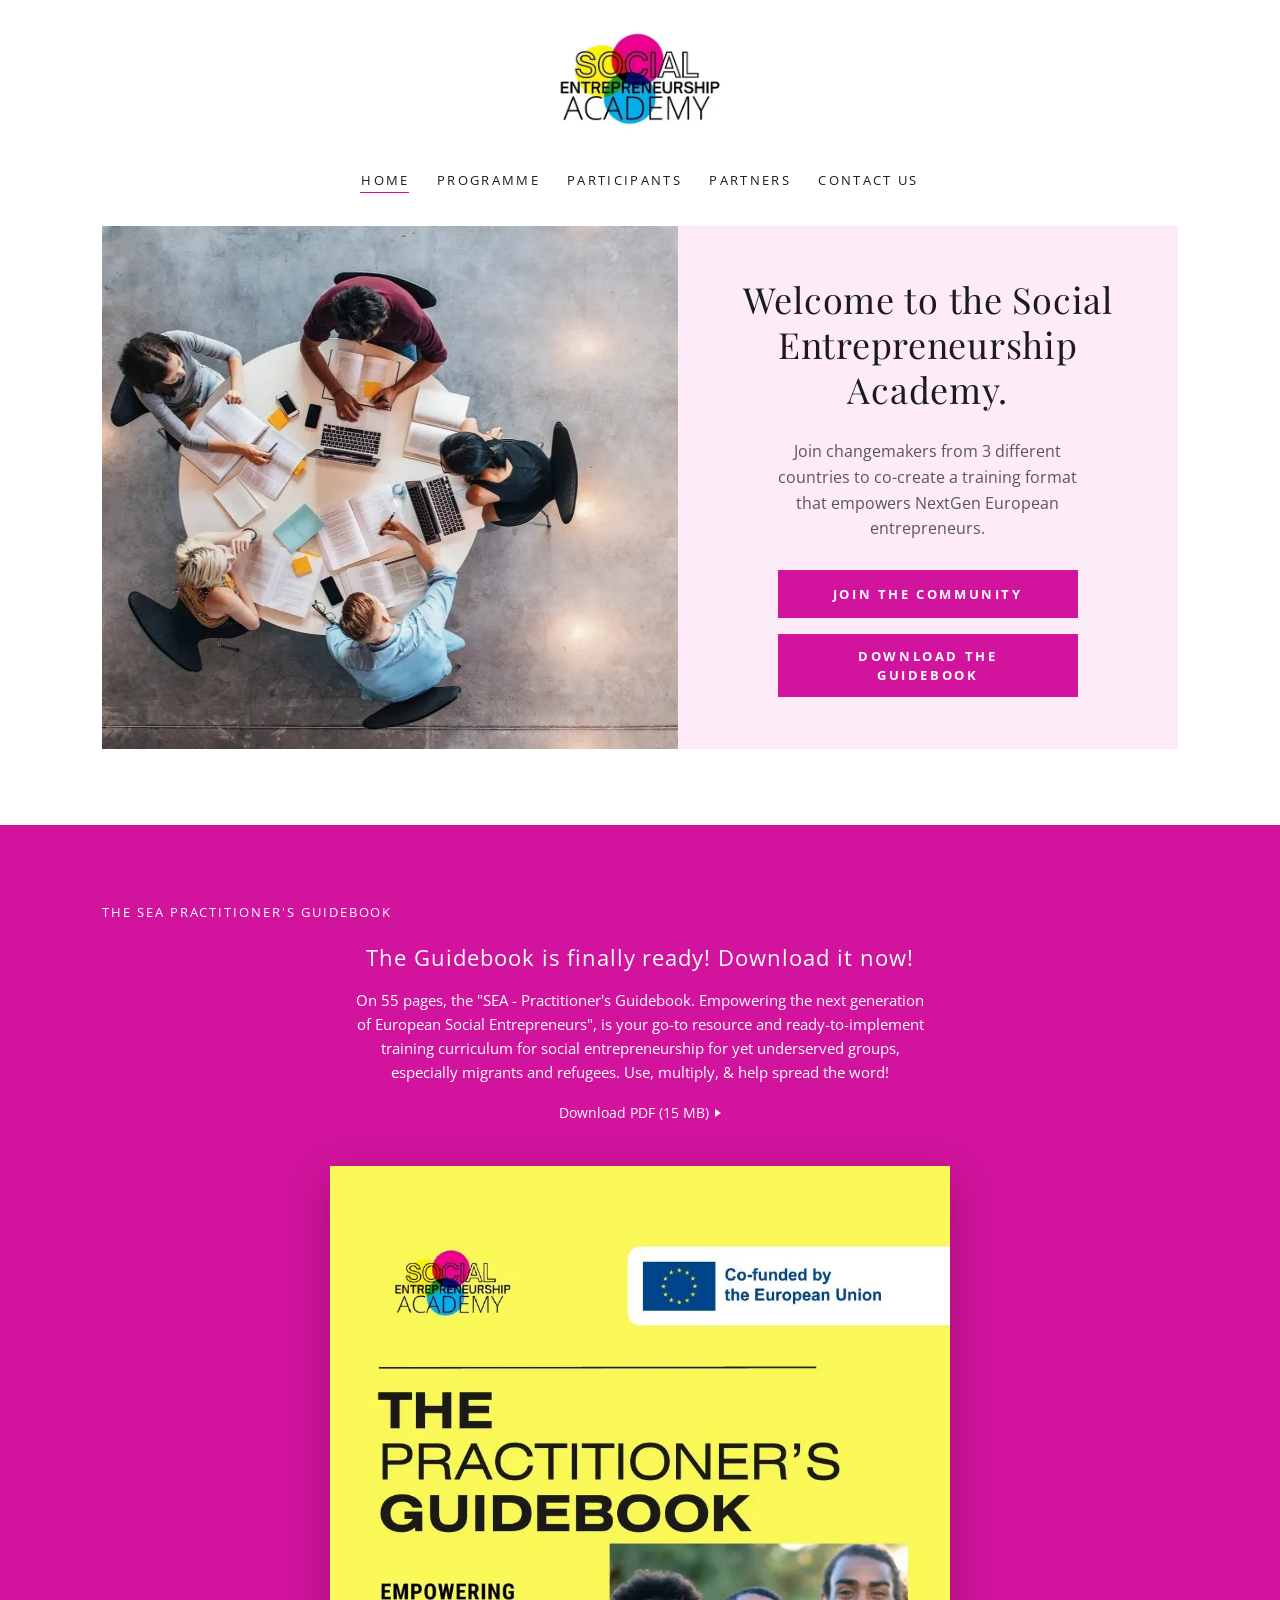
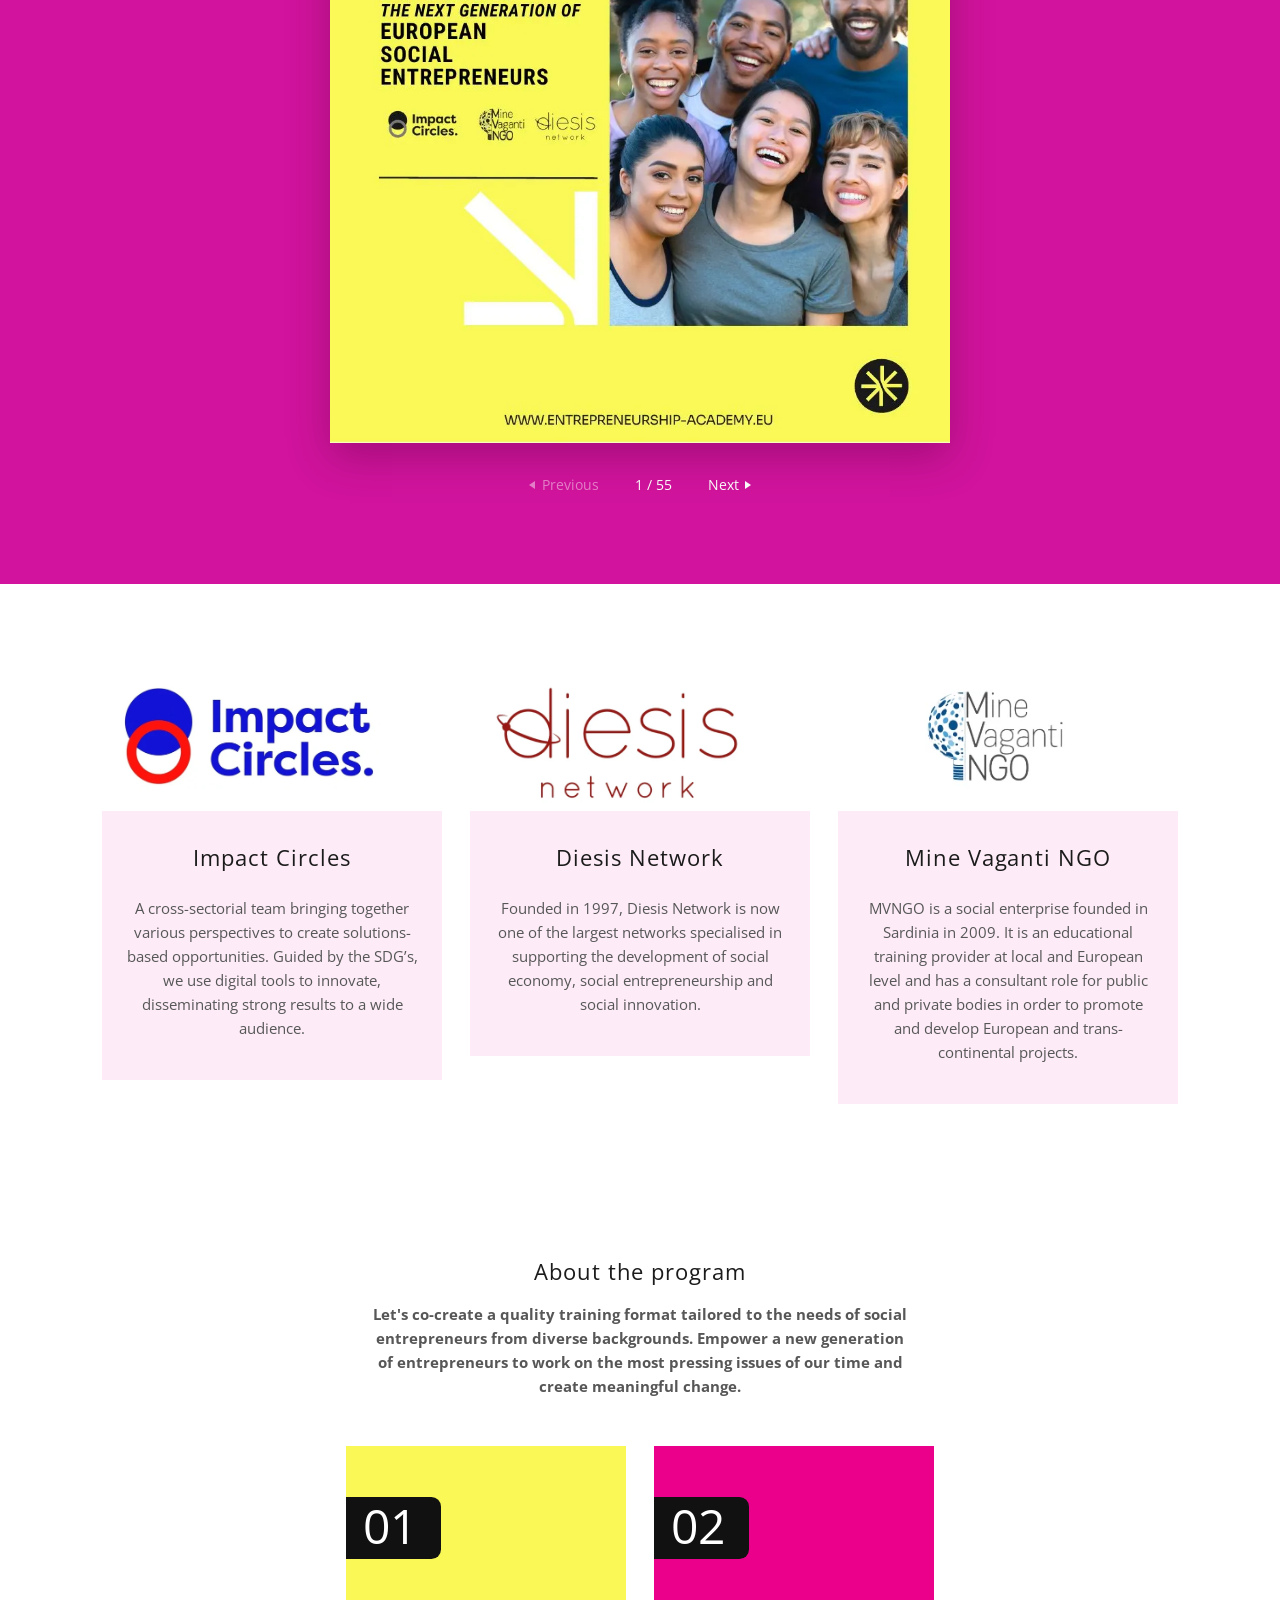
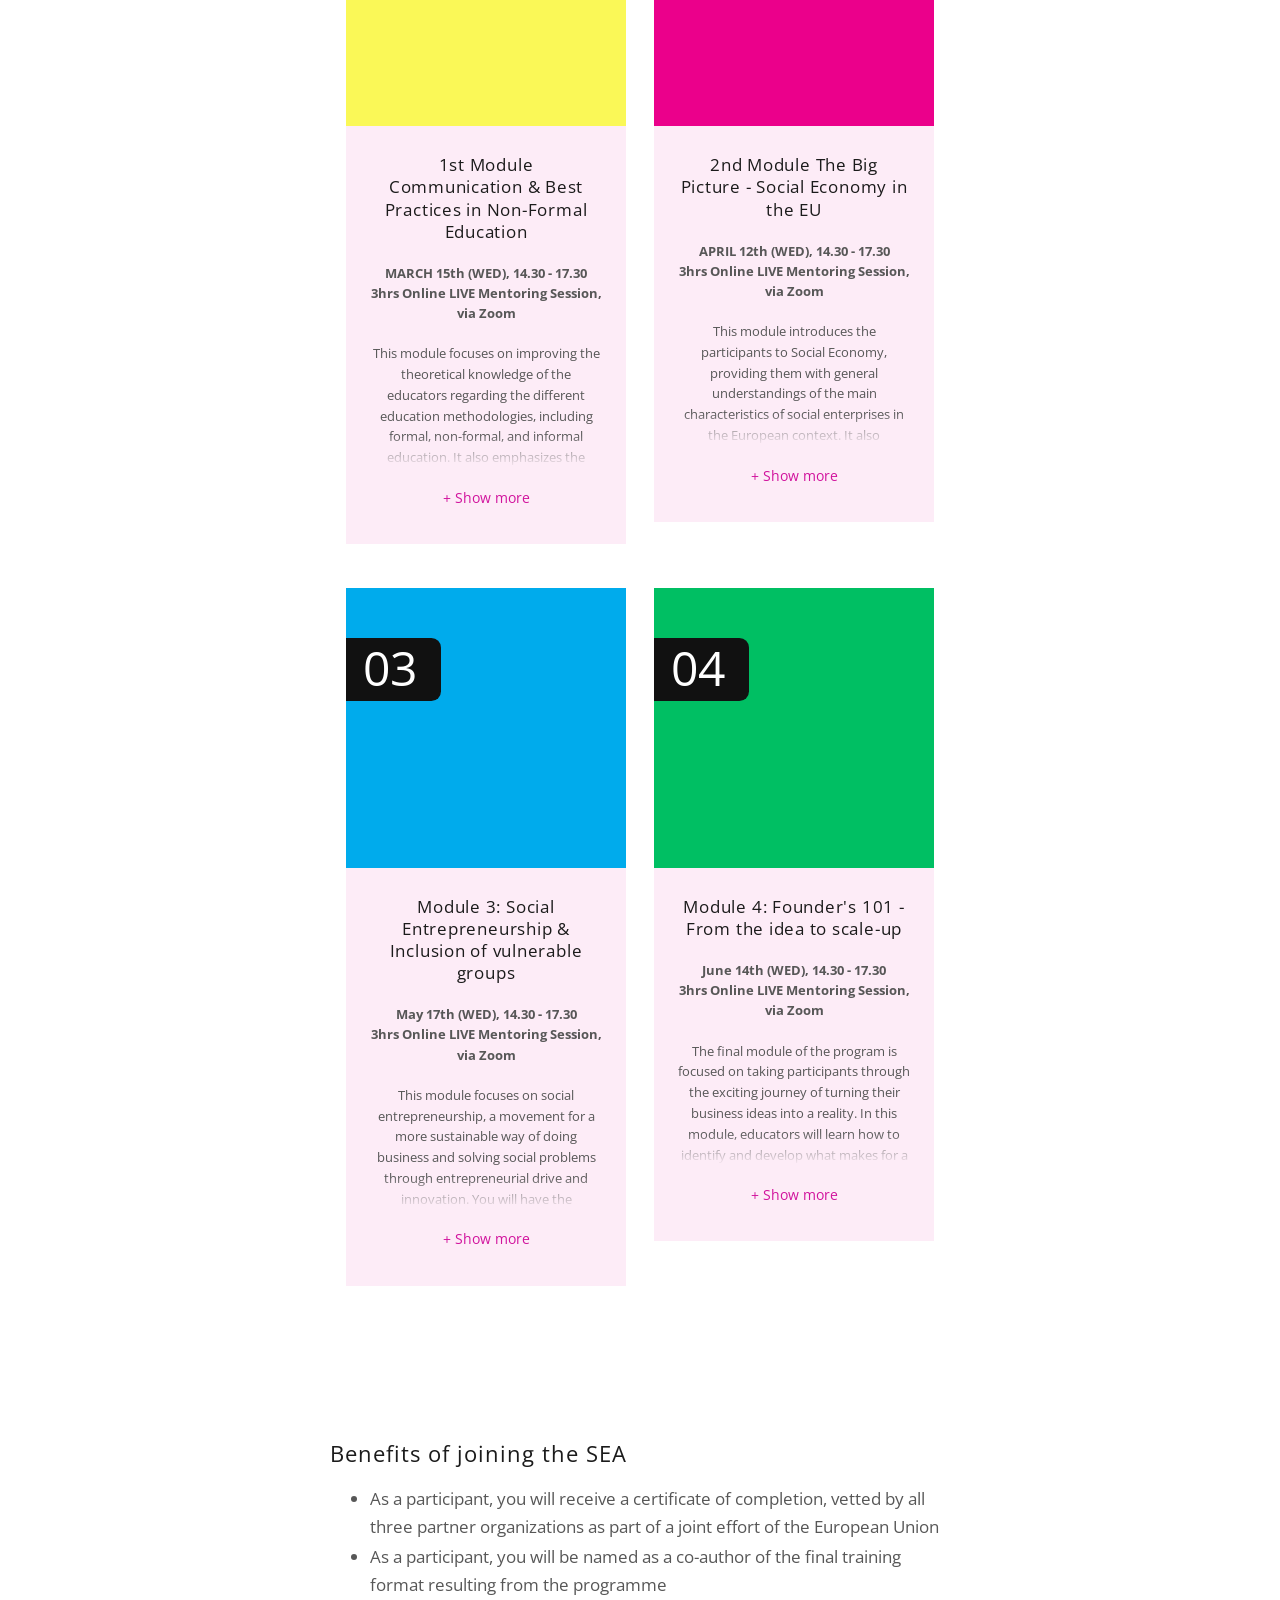
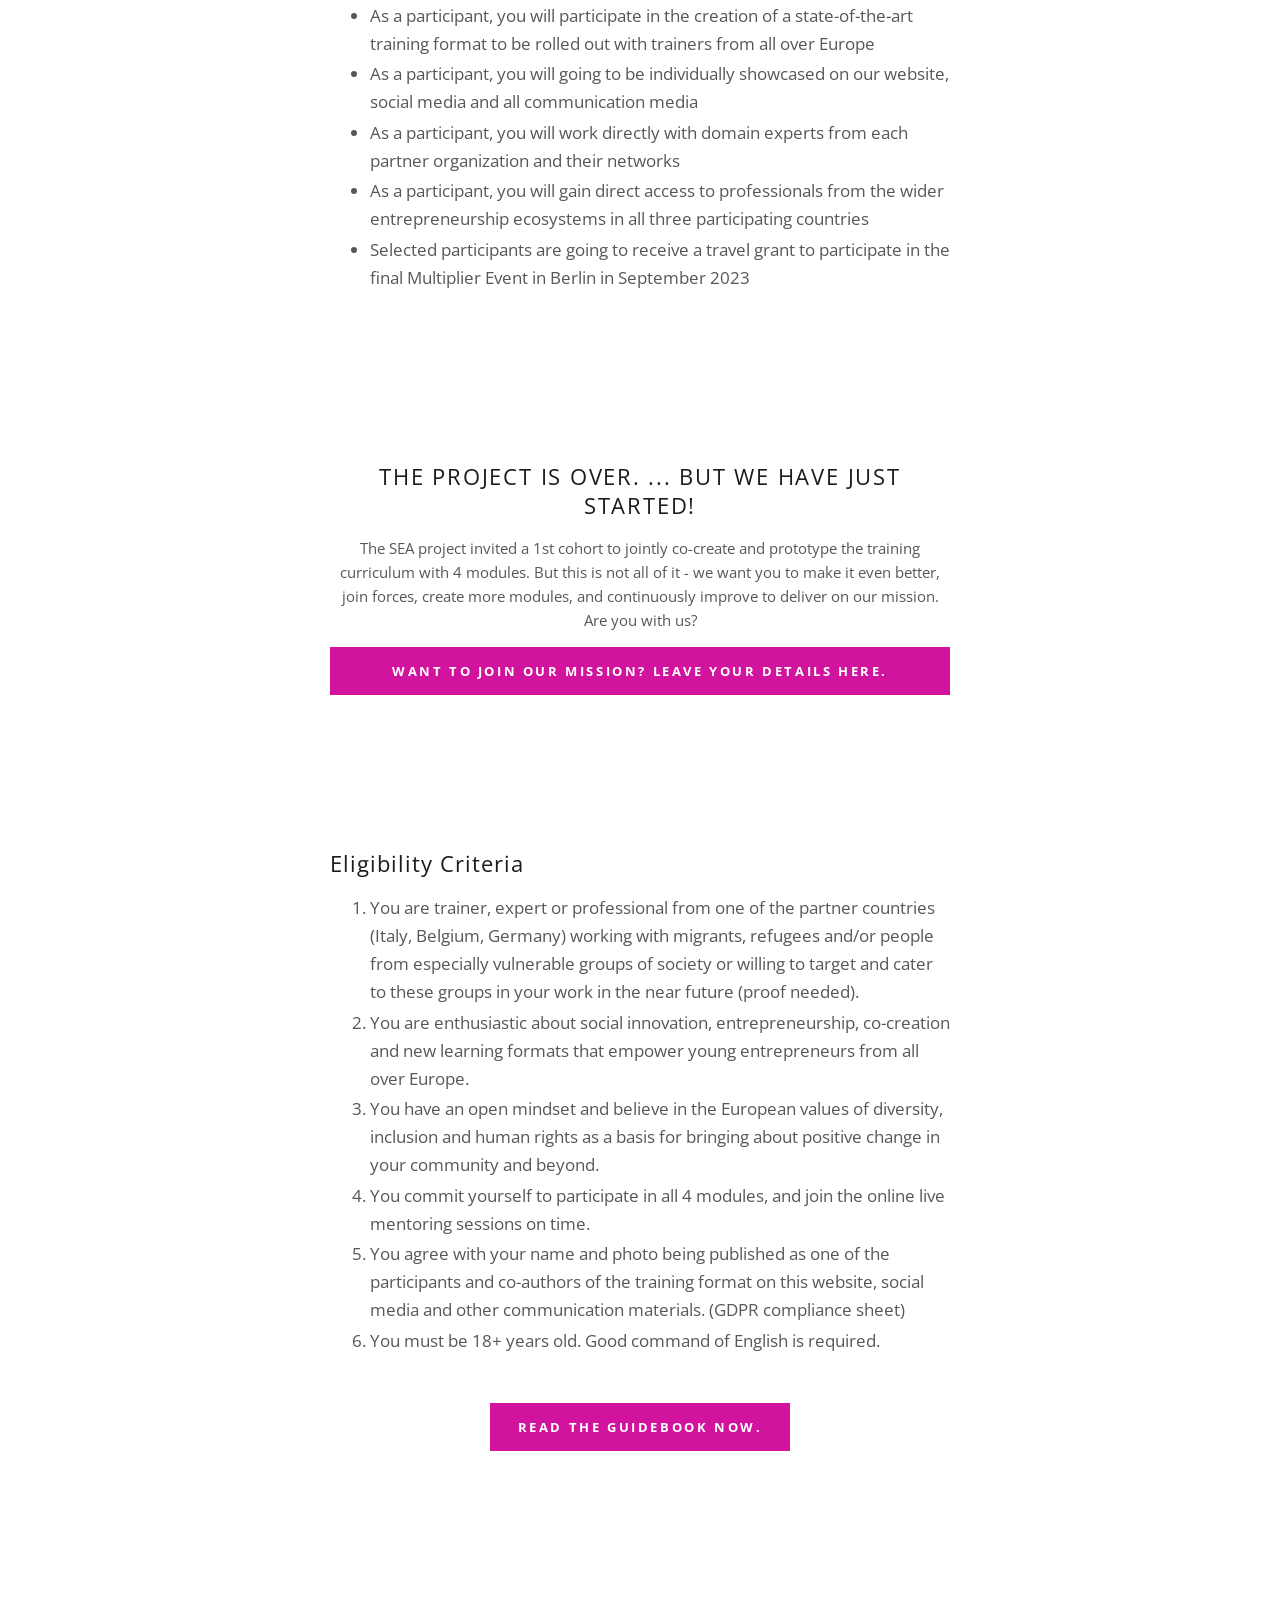
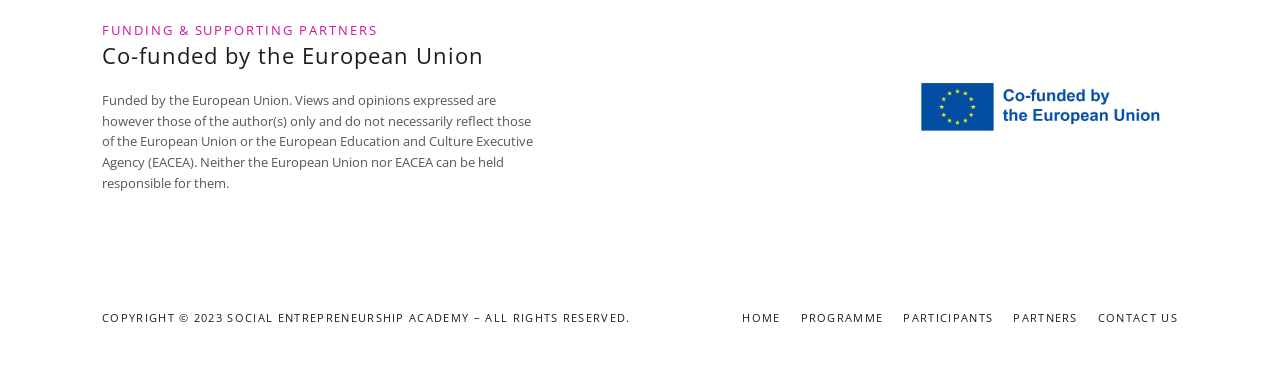
<file: sea-website 3/index.html>
<!DOCTYPE html>
<html lang="en">
<head>
<meta charset="utf-8">
<meta name="viewport" content="width=device-width, initial-scale=1, viewport-fit=cover">
<title>Social Entrepreneurship Academy</title>
<meta name="description" content="Join changemakers from 3 different countries to co-create a training format that empowers NextGen European entrepreneurs. Download the free SEA Practitioner’s Guidebook.">
<link rel="canonical" href="https://entrepreneurship-academy.eu/">
<meta name="theme-color" content="#d1139d">
<meta property="og:type" content="website">
<meta property="og:site_name" content="Social Entrepreneurship Academy">
<meta property="og:title" content="Social Entrepreneurship Academy">
<meta property="og:description" content="Join changemakers from 3 different countries to co-create a training format that empowers NextGen European entrepreneurs. Download the free SEA Practitioner’s Guidebook.">
<meta property="og:url" content="https://entrepreneurship-academy.eu/">
<meta property="og:image" content="https://entrepreneurship-academy.eu/assets/img/og-image.jpg">
<meta property="og:locale" content="en_GB">
<meta name="twitter:card" content="summary_large_image">
<link rel="icon" href="assets/img/favicon.png" type="image/png">
<link rel="apple-touch-icon" href="assets/img/favicon.png">
<link rel="manifest" href="site.webmanifest">
<link rel="preload" href="assets/fonts/open-sans-latin-400-normal.woff2" as="font" type="font/woff2" crossorigin>
<link rel="stylesheet" href="assets/css/style.css">
<script type="application/ld+json">{"@context": "https://schema.org", "@type": "EducationalOrganization", "name": "Social Entrepreneurship Academy", "url": "https://entrepreneurship-academy.eu/", "logo": "https://entrepreneurship-academy.eu/assets/img/sea-logo.png", "description": "Join changemakers from 3 different countries to co-create a training format that empowers NextGen European entrepreneurs.", "member": [{"@type": "Organization", "name": "Impact Circles e.V.", "url": "http://www.impactcircles.org"}, {"@type": "Organization", "name": "Diesis Network", "url": "https://www.diesis.coop/"}, {"@type": "Organization", "name": "Mine Vaganti NGO", "url": "https://minevaganti.org/"}]}</script>
</head>
<body data-page="home">
<a class="skip-link" href="#main">Skip to content</a>
<header class="site-header">
  <div class="container">
    <div class="header-top">
      <button class="menu-toggle" type="button" aria-label="Open menu" aria-expanded="false" aria-controls="drawer"><svg viewBox="0 0 24 24" aria-hidden="true"><path d="M3 6h18M3 12h18M3 18h18" stroke="currentColor" stroke-width="1.8" stroke-linecap="round"/></svg></button>
      <a class="brand" href="./"><picture><source srcset="assets/img/sea-logo.webp" type="image/webp"><img src="assets/img/sea-logo.png" alt="Social Entrepreneurship Academy" width="379" height="228" fetchpriority="high"></picture></a>
    </div>
    <nav class="primary-nav" aria-label="Main">
      <ul class="nav-list" id="nav-list">
        <li><a href="./" data-nav="home">Home</a></li>
<li><a href="programme/" data-nav="programme">Programme</a></li>
<li><a href="participants/" data-nav="participants">Participants</a></li>
<li><a href="partners/" data-nav="partners">Partners</a></li>
<li><a href="contact-us/" data-nav="contact">Contact Us</a></li>
        <li class="nav-more" hidden>
          <button class="more-toggle" type="button" aria-expanded="false" aria-controls="more-menu">More <svg viewBox="0 0 12 12" aria-hidden="true"><path d="M2 4l4 4 4-4" fill="none" stroke="currentColor" stroke-width="1.6"/></svg></button>
          <ul class="more-menu" id="more-menu"></ul>
        </li>
      </ul>
    </nav>
  </div>
</header>
<div class="drawer" id="drawer" hidden>
  <div class="drawer-backdrop" data-close-drawer></div>
  <div class="drawer-panel" role="dialog" aria-modal="true" aria-label="Menu">
    <div class="drawer-head"><button class="drawer-close" type="button" aria-label="Close menu" data-close-drawer><svg viewBox="0 0 24 24" aria-hidden="true"><path d="M5 5l14 14M19 5L5 19" stroke="currentColor" stroke-width="1.8" stroke-linecap="round"/></svg></button></div>
    <nav aria-label="Mobile"><ul class="drawer-list"><li><a href="./" data-nav="home">Home</a></li>
<li><a href="programme/" data-nav="programme">Programme</a></li>
<li><a href="participants/" data-nav="participants">Participants</a></li>
<li><a href="partners/" data-nav="partners">Partners</a></li>
<li><a href="contact-us/" data-nav="contact">Contact Us</a></li></ul></nav>
  </div>
</div>
<main id="main">
<section class="hero">
  <div class="container hero-grid">
    <div class="hero-media"><picture><source srcset="assets/img/team-table.webp" type="image/webp"><img src="assets/img/team-table.jpg" alt="Five people working together around a round table with laptops and notes, seen from above" width="1200" height="939" fetchpriority="high"></picture></div>
    <div class="hero-panel">
      <h1 class="h-serif">Welcome to the Social Entrepreneurship Academy.</h1>
      <p>Join changemakers from 3 different countries to co-create a training format that empowers NextGen European entrepreneurs.</p>
      <div class="hero-actions">
        <a class="btn" href="https://tally.so/r/woEMBX" target="_blank" rel="noopener">Join the community<span class="visually-hidden"> (opens a form in a new tab)</span></a>
        <a class="btn" href="#guidebook">Download the guidebook</a>
      </div>
    </div>
  </div>
</section>
<section class="band" id="guidebook" aria-labelledby="guidebook-title">
  <div class="container">
    <p class="eyebrow">The SEA Practitioner's Guidebook</p>
    <h2 class="h-sans" id="guidebook-title">The Guidebook is finally ready! Download it now!</h2>
    <p class="band-text">On 55 pages, the "SEA - Practitioner's Guidebook. Empowering the next generation of European Social Entrepreneurs", is your go-to resource and ready-to-implement training curriculum for social entrepreneurship for yet underserved groups, especially migrants and refugees. Use, multiply, &amp; help spread the word!</p>
    <p class="band-link"><a class="link-arrow" href="assets/docs/SEA-Practitioners-Guidebook.pdf" download="SEA - The Practitioner's Guidebook.pdf">Download PDF (15 MB)</a></p>
    <div class="pdf-viewer" data-pdf="assets/docs/SEA-Practitioners-Guidebook.pdf" data-pages="55" role="group" aria-label="Guidebook preview" tabindex="0">
      <div class="pdf-stage">
        <picture><source srcset="assets/img/guidebook-cover.webp" type="image/webp"><img src="assets/img/guidebook-cover.jpg" alt="Cover of The Practitioner’s Guidebook: Empowering the next generation of European social entrepreneurs" width="909" height="1287" loading="lazy" decoding="async"></picture>
      </div>
      <div class="pdf-controls">
        <button class="pdf-prev" type="button" disabled><span class="tri-l" aria-hidden="true"></span>Previous</button>
        <span class="pdf-count" aria-live="polite">1 / 55</span>
        <button class="pdf-next" type="button">Next<span class="tri-r" aria-hidden="true"></span></button>
      </div>
    </div>
  </div>
</section>
<section class="section" aria-labelledby="partners-title">
  <div class="container">
    <h2 class="visually-hidden" id="partners-title">Partners</h2>
    <div class="partners">
      <article class="partner">
        <a class="partner-logo" href="http://www.impactcircles.org" target="_blank" rel="noopener"><picture><source srcset="assets/img/logo-impact-circles.webp" type="image/webp"><img src="assets/img/logo-impact-circles.png" alt="Impact Circles logo" width="600" height="253" loading="lazy" decoding="async"></picture><span class="visually-hidden"> (opens in a new tab)</span></a>
        <div class="partner-body">
          <h3 class="h-sans">Impact Circles</h3>
          <p>A  cross-sectorial team bringing together various perspectives to create solutions-based opportunities. Guided by the SDG’s, we use digital tools  to innovate, disseminating strong results to a wide audience.</p>
        </div>
      </article>
      <article class="partner">
        <a class="partner-logo" href="https://www.diesis.coop/" target="_blank" rel="noopener"><picture><source srcset="assets/img/logo-diesis.webp" type="image/webp"><img src="assets/img/logo-diesis.png" alt="Diesis Network logo" width="600" height="302" loading="lazy" decoding="async"></picture><span class="visually-hidden"> (opens in a new tab)</span></a>
        <div class="partner-body">
          <h3 class="h-sans">Diesis Network</h3>
          <p>Founded in 1997, Diesis Network is now one of the largest networks specialised in supporting the development of social economy, social entrepreneurship and social innovation.</p>
        </div>
      </article>
      <article class="partner">
        <a class="partner-logo" href="https://minevaganti.org/en/ka2-adults-inn-social-entrepreneurship-academy/" target="_blank" rel="noopener"><picture><source srcset="assets/img/logo-mine-vaganti.webp" type="image/webp"><img src="assets/img/logo-mine-vaganti.png" alt="Mine Vaganti NGO logo" width="179" height="124" loading="lazy" decoding="async"></picture><span class="visually-hidden"> (opens in a new tab)</span></a>
        <div class="partner-body">
          <h3 class="h-sans">Mine Vaganti NGO</h3>
          <p>MVNGO is a social enterprise founded in Sardinia in 2009. It is an educational training provider at local and European level and has a consultant role for public and private bodies in order to promote and develop European and trans-continental projects.</p>
        </div>
      </article>
    </div>
  </div>
</section>
<section class="section" id="about" aria-labelledby="about-title">
  <div class="container">
    <h2 class="h-sans center" id="about-title">About the program</h2>
    <p class="lead-strong">Let's co-create a quality training format tailored to the needs of social entrepreneurs from diverse backgrounds. Empower a new generation of entrepreneurs to work on the most pressing issues of our time and create meaningful change.</p>
    <div class="modules">
      <article class="module" data-collapsible>
        <div class="module-art module-art--1" aria-hidden="true"><span>01</span></div>
        <div class="module-body-wrap">
          <h3>1st Module Communication &amp; Best Practices in Non-Formal Education</h3>
          <p class="module-meta">MARCH 15th (WED), 14.30 - 17.30<br>3hrs Online LIVE Mentoring Session, via Zoom</p>
          <div class="module-body" id="m1-body">
            <p>This module focuses on improving the theoretical knowledge of the educators regarding the different education methodologies, including formal, non-formal, and informal education. It also emphasizes the importance of using non-formal education for different target groups. In addition, this module will help the educators to improve their competencies on communication tools and soft skills required to address the specific needs of adult learners with a migrant background.</p>
            <p>Key elements of the training module are:</p>
            <ol><li>Understanding the differences among formal, non-formal and informal education methodologies.</li><li>Adapting and using education methodologies to different target groups.</li><li>Enhancing theoretical knowledge on non-formal education, including objectives, target groups, and setting up special NFE activities.</li><li>Improving competencies on communication tools and soft skills required to address the specific needs of adult learners with a migrant background.</li><li>Developing competencies on understanding the real needs of migrant learners and enabling them to improve their conditions.</li></ol>
          </div>
          <button class="toggle-more" type="button" aria-expanded="false" aria-controls="m1-body" hidden>+ Show more</button>
        </div>
      </article>
      <article class="module" data-collapsible>
        <div class="module-art module-art--2" aria-hidden="true"><span>02</span></div>
        <div class="module-body-wrap">
          <h3>2nd Module The Big Picture - Social Economy in the EU</h3>
          <p class="module-meta">APRIL 12th (WED), 14.30 - 17.30<br>3hrs Online LIVE Mentoring Session, via Zoom</p>
          <div class="module-body" id="m2-body">
            <p>This module introduces the participants to Social Economy, providing them with general understandings of the main characteristics of social enterprises in the European context. It also emphasizes the contribution of social enterprises to social inclusion, with a special focus on the integration of migrants, and the soft skills required to become a successful social entrepreneur.</p>
            <p>Key elements of the training module are:</p>
            <ol><li>Develop a general understanding of the concept of social economy and social enterprises in the European context.</li><li>The contribution of social enterprises to social inclusion, with a special focus on the integration of migrants.</li><li>Soft skills required to become a successful social entrepreneur.</li><li>Examples of successful social entrepreneurship experiences to empower and inspire beneficiaries.</li><li>Encouragement for further study and mentoring in the creation of social enterprises, as well as presenting the sector's business potential and changing the mindset towards the labour market and further job and personal development / general growth opportunities.</li></ol>
          </div>
          <button class="toggle-more" type="button" aria-expanded="false" aria-controls="m2-body" hidden>+ Show more</button>
        </div>
      </article>
      <article class="module" data-collapsible>
        <div class="module-art module-art--3" aria-hidden="true"><span>03</span></div>
        <div class="module-body-wrap">
          <h3>Module 3: Social Entrepreneurship &amp; Inclusion of vulnerable groups</h3>
          <p class="module-meta">May 17th (WED), 14.30 - 17.30<br>3hrs Online LIVE Mentoring Session, via Zoom</p>
          <div class="module-body" id="m3-body">
            <p>This module focuses on social entrepreneurship, a movement for a more sustainable way of doing business and solving social problems through entrepreneurial drive and innovation. You will have the opportunity to meet outstanding personalities and true leaders of the movement in person and receive direct tutoring from them.</p>
            <p>Key elements of the training module are:</p>
            <ol><li>Sensitization to topics of inclusion, diversity, and envisioning solutions that "leave no one behind" (Principle #2 of the UN-SDGs).</li><li>Broadening of the horizon of social entrepreneurship as a fast-paced and increasingly relevant field globally.</li><li>Engaging in a fun and insightful role-playing activity to experience the spirit and purpose of social entrepreneurship and exploring topics of shared governance.</li><li>First-hand experience of co-creation methodologies in action with a collaborative, inclusive, socially just, and democratic approach.</li><li>Learning from outstanding personalities and true leaders of the social entrepreneurship movement.</li></ol>
          </div>
          <button class="toggle-more" type="button" aria-expanded="false" aria-controls="m3-body" hidden>+ Show more</button>
        </div>
      </article>
      <article class="module" data-collapsible>
        <div class="module-art module-art--4" aria-hidden="true"><span>04</span></div>
        <div class="module-body-wrap">
          <h3>Module 4: Founder's 101 - From the idea to scale-up</h3>
          <p class="module-meta">June 14th (WED), 14.30 - 17.30<br>3hrs Online LIVE Mentoring Session, via Zoom</p>
          <div class="module-body" id="m4-body">
            <p>The final module of the program is focused on taking participants through the exciting journey of turning their business ideas into a reality. In this module, educators will learn how to identify and develop what makes for a convincing business plan and improve upon their own that truly showcases their unique selling proposition as well as targets a specific market segment. Participants will also learn about marketing strategies and techniques to position their products and services within their markets.</p>
            <p>Key elements of this module are:</p>
            <ol><li>Understanding the process of developing a successful business idea from problem-solution fit to product-market fit.</li><li>Identifying the target groups, partners, stakeholders and secondary beneficiaries, and composing a profile and scope for their idea.</li><li>Learning the various ways of marketing their products and services.</li><li>Drafting a business plan while fostering their distinctive profiles that make them stand out from other existing social enterprises.</li><li>Using the business ideation process as a starting point towards creating a clear map of how to create positive change and supporting solving global and local issues (UN SDGs).</li></ol>
          </div>
          <button class="toggle-more" type="button" aria-expanded="false" aria-controls="m4-body" hidden>+ Show more</button>
        </div>
      </article>
    </div>
  </div>
</section>
<section class="section" aria-labelledby="benefits-title">
  <div class="container narrow">
    <h2 class="h-sans" id="benefits-title">Benefits of joining the SEA</h2>
    <ul class="prose"><li>As a participant, you will receive a certificate of completion, vetted by all three partner organizations as part of a joint effort of the European Union</li><li>As a participant, you will be named as a co-author of the final training format resulting from the programme</li><li>As a participant, you will participate in the creation of a state-of-the-art training format to be rolled out with trainers from all over Europe</li><li>As a participant, you will going to be individually showcased on our website, social media and all communication media</li><li>As a participant, you will work directly with domain experts from each partner organization and their networks</li><li>As a participant, you will gain direct access to professionals from the wider entrepreneurship ecosystems in all three participating countries</li><li>Selected participants are going to receive a travel grant to participate in the final Multiplier Event in Berlin in September 2023</li></ul>
  </div>
</section>
<section class="section center" aria-labelledby="over-title">
  <div class="container narrow">
    <h2 class="h-caps" id="over-title">The project is over. ... but we have just started!</h2>
    <p class="prose-sm">The SEA project invited a 1st cohort to jointly co-create and prototype the training curriculum with 4 modules. But this is not all of it - we want you to make it even better, join forces, create more modules, and continuously improve to deliver on our mission. Are you with us?</p>
    <a class="btn btn-block" href="https://tally.so/r/woEMBX" target="_blank" rel="noopener">Want to join our mission? Leave your details here.<span class="visually-hidden"> (opens a form in a new tab)</span></a>
  </div>
</section>
<section class="section" aria-labelledby="elig-title">
  <div class="container narrow">
    <h2 class="h-sans" id="elig-title">Eligibility Criteria</h2>
    <ol class="prose"><li>You are trainer, expert or professional from one of the partner countries (Italy, Belgium, Germany) working with migrants, refugees and/or people from especially vulnerable groups of society or willing to target and cater to these groups in your work in the near future (proof needed).</li><li>You are enthusiastic about social innovation, entrepreneurship, co-creation and new learning formats that empower young entrepreneurs from all over Europe.</li><li>You have an open mindset and believe in the European values of diversity, inclusion and human rights as a basis for bringing about positive change in your community and beyond.</li><li>You commit yourself to participate in all 4 modules, and join the online live mentoring sessions on time.</li><li>You agree with your name and photo being published as one of the participants and co-authors of the training format on this website, social media and other communication materials. (GDPR compliance sheet)</li><li>You must be 18+ years old. Good command of English is required.</li></ol>
    <p class="center" style="margin-top:3rem"><a class="btn" href="./#guidebook">Read the guidebook now.</a></p>
  </div>
</section>
<section class="section" aria-labelledby="funding-title">
  <div class="container funding">
    <div>
      <p class="eyebrow">Funding &amp; Supporting Partners</p>
      <h2 class="h-sans" id="funding-title">Co-funded by the European Union</h2>
      <p>Funded by the European Union. Views and opinions expressed are however those of the author(s) only and do not necessarily reflect those of the European Union or the European Education and Culture Executive Agency (EACEA). Neither the European Union nor EACEA can be held responsible for them.</p>
    </div>
    <div class="funding-logo"><picture><source srcset="assets/img/eu-cofunded.webp" type="image/webp"><img src="assets/img/eu-cofunded.png" alt="Co-funded by the European Union" width="712" height="149" loading="lazy" decoding="async"></picture></div>
  </div>
</section>
</main>
<footer class="site-footer">
  <div class="container footer-inner">
    <p>Copyright © 2023 Social Entrepreneurship Academy – All rights reserved.</p>
    <ul class="footer-links"><li><a href="./">Home</a></li><li><a href="programme/">Programme</a></li><li><a href="participants/">Participants</a></li><li><a href="partners/">Partners</a></li><li><a href="contact-us/">Contact Us</a></li></ul>
  </div>
</footer>
<button class="to-top" type="button" aria-label="Back to top"><svg viewBox="0 0 20 20" aria-hidden="true"><path d="M4 12l6-6 6 6" fill="none" stroke="currentColor" stroke-width="2.2" stroke-linecap="round"/></svg></button>
<script src="assets/js/main.js" defer></script>
<script type="module" src="assets/js/pdf-viewer.js"></script>
</body>
</html>
</file>
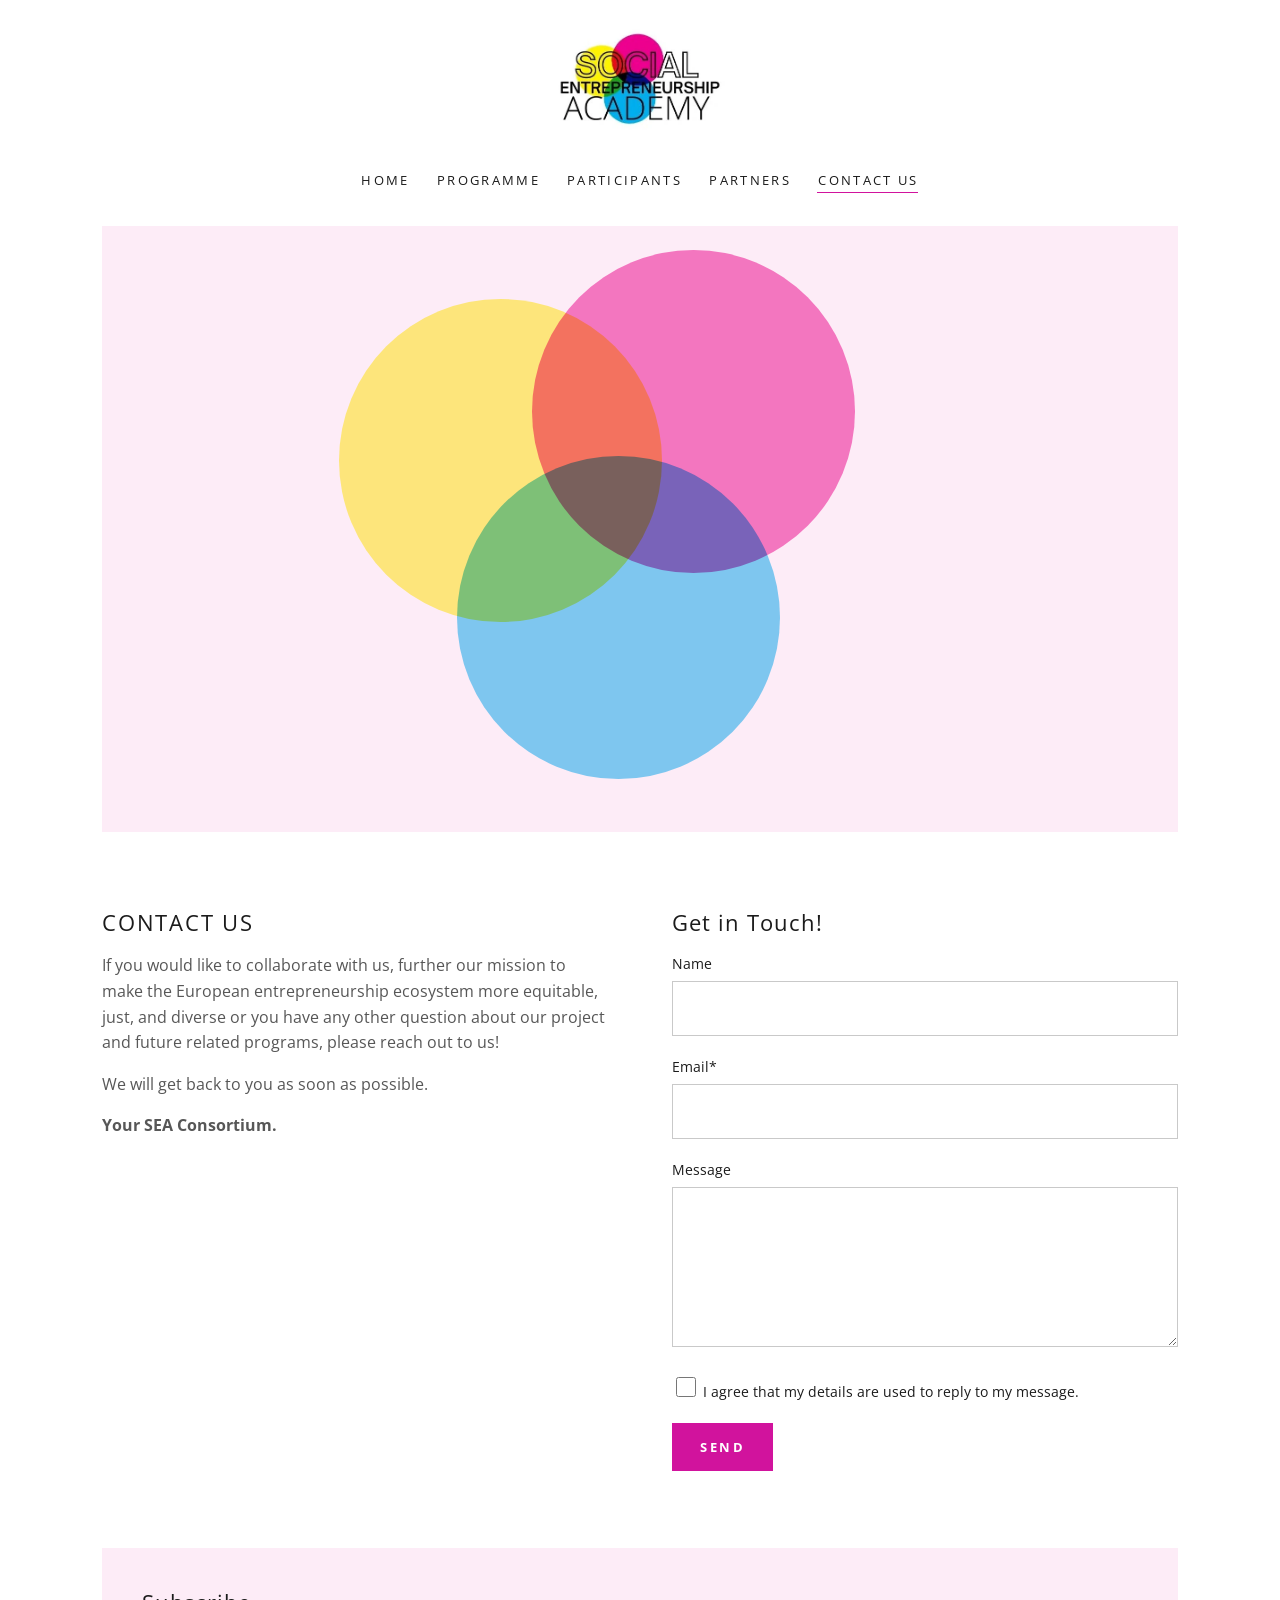
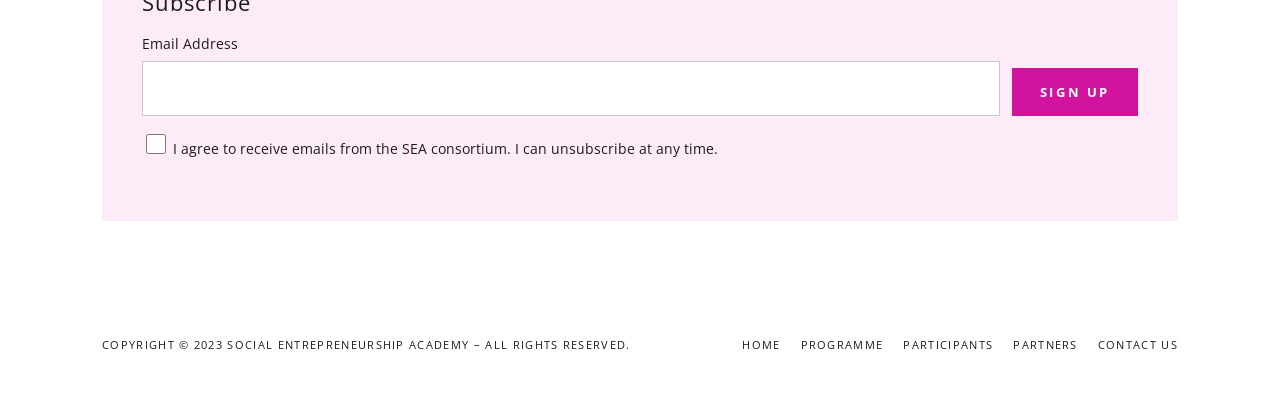
<file: sea-website 3/contact-us/index.html>
<!DOCTYPE html>
<html lang="en">
<head>
<meta charset="utf-8">
<meta name="viewport" content="width=device-width, initial-scale=1, viewport-fit=cover">
<title>Contact Us | Social Entrepreneurship Academy</title>
<meta name="description" content="Collaborate with the Social Entrepreneurship Academy or ask about the project and future programs. Send a message or subscribe for updates.">
<link rel="canonical" href="https://entrepreneurship-academy.eu/contact-us/">
<meta name="theme-color" content="#d1139d">
<meta property="og:type" content="website">
<meta property="og:site_name" content="Social Entrepreneurship Academy">
<meta property="og:title" content="Contact Us | Social Entrepreneurship Academy">
<meta property="og:description" content="Collaborate with the Social Entrepreneurship Academy or ask about the project and future programs. Send a message or subscribe for updates.">
<meta property="og:url" content="https://entrepreneurship-academy.eu/contact-us/">
<meta property="og:image" content="https://entrepreneurship-academy.eu/assets/img/og-image.jpg">
<meta property="og:locale" content="en_GB">
<meta name="twitter:card" content="summary_large_image">
<link rel="icon" href="../assets/img/favicon.png" type="image/png">
<link rel="apple-touch-icon" href="../assets/img/favicon.png">
<link rel="manifest" href="../site.webmanifest">
<link rel="preload" href="../assets/fonts/open-sans-latin-400-normal.woff2" as="font" type="font/woff2" crossorigin>
<link rel="stylesheet" href="../assets/css/style.css">
<script type="application/ld+json">{"@context": "https://schema.org", "@type": "EducationalOrganization", "name": "Social Entrepreneurship Academy", "url": "https://entrepreneurship-academy.eu/", "logo": "https://entrepreneurship-academy.eu/assets/img/sea-logo.png", "description": "Join changemakers from 3 different countries to co-create a training format that empowers NextGen European entrepreneurs.", "member": [{"@type": "Organization", "name": "Impact Circles e.V.", "url": "http://www.impactcircles.org"}, {"@type": "Organization", "name": "Diesis Network", "url": "https://www.diesis.coop/"}, {"@type": "Organization", "name": "Mine Vaganti NGO", "url": "https://minevaganti.org/"}]}</script>
</head>
<body data-page="contact">
<a class="skip-link" href="#main">Skip to content</a>
<header class="site-header">
  <div class="container">
    <div class="header-top">
      <button class="menu-toggle" type="button" aria-label="Open menu" aria-expanded="false" aria-controls="drawer"><svg viewBox="0 0 24 24" aria-hidden="true"><path d="M3 6h18M3 12h18M3 18h18" stroke="currentColor" stroke-width="1.8" stroke-linecap="round"/></svg></button>
      <a class="brand" href="../"><picture><source srcset="../assets/img/sea-logo.webp" type="image/webp"><img src="../assets/img/sea-logo.png" alt="Social Entrepreneurship Academy" width="379" height="228" fetchpriority="high"></picture></a>
    </div>
    <nav class="primary-nav" aria-label="Main">
      <ul class="nav-list" id="nav-list">
        <li><a href="../" data-nav="home">Home</a></li>
<li><a href="../programme/" data-nav="programme">Programme</a></li>
<li><a href="../participants/" data-nav="participants">Participants</a></li>
<li><a href="../partners/" data-nav="partners">Partners</a></li>
<li><a href="../contact-us/" data-nav="contact">Contact Us</a></li>
        <li class="nav-more" hidden>
          <button class="more-toggle" type="button" aria-expanded="false" aria-controls="more-menu">More <svg viewBox="0 0 12 12" aria-hidden="true"><path d="M2 4l4 4 4-4" fill="none" stroke="currentColor" stroke-width="1.6"/></svg></button>
          <ul class="more-menu" id="more-menu"></ul>
        </li>
      </ul>
    </nav>
  </div>
</header>
<div class="drawer" id="drawer" hidden>
  <div class="drawer-backdrop" data-close-drawer></div>
  <div class="drawer-panel" role="dialog" aria-modal="true" aria-label="Menu">
    <div class="drawer-head"><button class="drawer-close" type="button" aria-label="Close menu" data-close-drawer><svg viewBox="0 0 24 24" aria-hidden="true"><path d="M5 5l14 14M19 5L5 19" stroke="currentColor" stroke-width="1.8" stroke-linecap="round"/></svg></button></div>
    <nav aria-label="Mobile"><ul class="drawer-list"><li><a href="../" data-nav="home">Home</a></li>
<li><a href="../programme/" data-nav="programme">Programme</a></li>
<li><a href="../participants/" data-nav="participants">Participants</a></li>
<li><a href="../partners/" data-nav="partners">Partners</a></li>
<li><a href="../contact-us/" data-nav="contact">Contact Us</a></li></ul></nav>
  </div>
</div>
<main id="main">
<section class="section" style="padding-top:0">
  <div class="container">
    <div class="contact-media" aria-hidden="true"><div class="circles circles--soft"><i></i><i></i><i></i></div></div>
    <div class="contact-grid">
      <div>
        <h1 class="h-caps">Contact Us</h1>
        <p>If you would like to collaborate with us, further our mission to make the European entrepreneurship ecosystem more equitable, just, and diverse or you have any other question about our project and future related programs, please reach out to us!</p>
        <p>We will get back to you as soon as possible.</p>
        <p><strong>Your SEA Consortium.</strong></p>
      </div>
      <form name="contact" method="POST" action="https://formsubmit.co/dahy.ahmed@impactcircles.org" data-endpoint="https://formsubmit.co/ajax/dahy.ahmed@impactcircles.org" data-format="json" novalidate data-ajax
            data-success="Thank you! Your message has been sent. We will get back to you as soon as possible." data-fallback-email="dahy.ahmed@impactcircles.org" aria-labelledby="form-title">
        <h2 class="h-sans" id="form-title">Get in Touch!</h2>
        <input type="hidden" name="_subject" value="New message from entrepreneurship-academy.eu"><input type="hidden" name="_template" value="table">
        <p class="hp"><label>Leave this empty <input type="text" name="_honey" tabindex="-1" autocomplete="off"></label></p>
        <div class="form-field">
          <label for="f-name">Name</label>
          <input id="f-name" name="name" type="text" autocomplete="name">
        </div>
        <div class="form-field">
          <label for="f-email">Email*</label>
          <input id="f-email" name="email" type="email" autocomplete="email" required aria-describedby="e-email">
          <p class="error" id="e-email"></p>
        </div>
        <div class="form-field">
          <label for="f-msg">Message</label>
          <textarea id="f-msg" name="message" required aria-describedby="e-msg"></textarea>
          <p class="error" id="e-msg"></p>
        </div>
        <div class="form-field">
          <label class="check"><input type="checkbox" name="consent" value="yes" aria-describedby="e-consent" data-error="Tick the box so we can reply to you."> I agree that my details are used to reply to my message.</label>
          <p class="error" id="e-consent"></p>
        </div>
        <button class="btn" type="submit">Send</button>
        <div class="form-status" role="status" tabindex="-1"></div>
      </form>
    </div>
    <form class="subscribe" name="subscribe" method="POST" action="https://formsubmit.co/dahy.ahmed@impactcircles.org" data-endpoint="https://formsubmit.co/ajax/dahy.ahmed@impactcircles.org" data-format="json" novalidate data-ajax
          data-success="You’re subscribed. Thank you!" aria-labelledby="sub-title">
      <h2 class="h-sans" id="sub-title">Subscribe</h2>
      <input type="hidden" name="_subject" value="New newsletter sign-up on entrepreneurship-academy.eu"><input type="hidden" name="_template" value="table">
      <p class="hp"><label>Leave this empty <input type="text" name="_honey" tabindex="-1" autocomplete="off"></label></p>
      <div class="subscribe-row">
        <div class="form-field">
          <label for="s-email">Email Address</label>
          <input id="s-email" name="email" type="email" autocomplete="email" required aria-describedby="se-email">
          <p class="error" id="se-email"></p>
        </div>
        <button class="btn" type="submit">Sign up</button>
      </div>
      <div class="form-field" style="margin-top:1rem">
        <label class="check"><input type="checkbox" name="consent" value="yes" aria-describedby="se-consent" data-error="Tick the box to subscribe."> I agree to receive emails from the SEA consortium. I can unsubscribe at any time.</label>
        <p class="error" id="se-consent"></p>
      </div>
      <div class="form-status" role="status" tabindex="-1"></div>
    </form>
  </div>
</section>
</main>
<footer class="site-footer">
  <div class="container footer-inner">
    <p>Copyright © 2023 Social Entrepreneurship Academy – All rights reserved.</p>
    <ul class="footer-links"><li><a href="../">Home</a></li><li><a href="../programme/">Programme</a></li><li><a href="../participants/">Participants</a></li><li><a href="../partners/">Partners</a></li><li><a href="../contact-us/">Contact Us</a></li></ul>
  </div>
</footer>
<button class="to-top" type="button" aria-label="Back to top"><svg viewBox="0 0 20 20" aria-hidden="true"><path d="M4 12l6-6 6 6" fill="none" stroke="currentColor" stroke-width="2.2" stroke-linecap="round"/></svg></button>
<script src="../assets/js/main.js" defer></script>
</body>
</html>
</file>
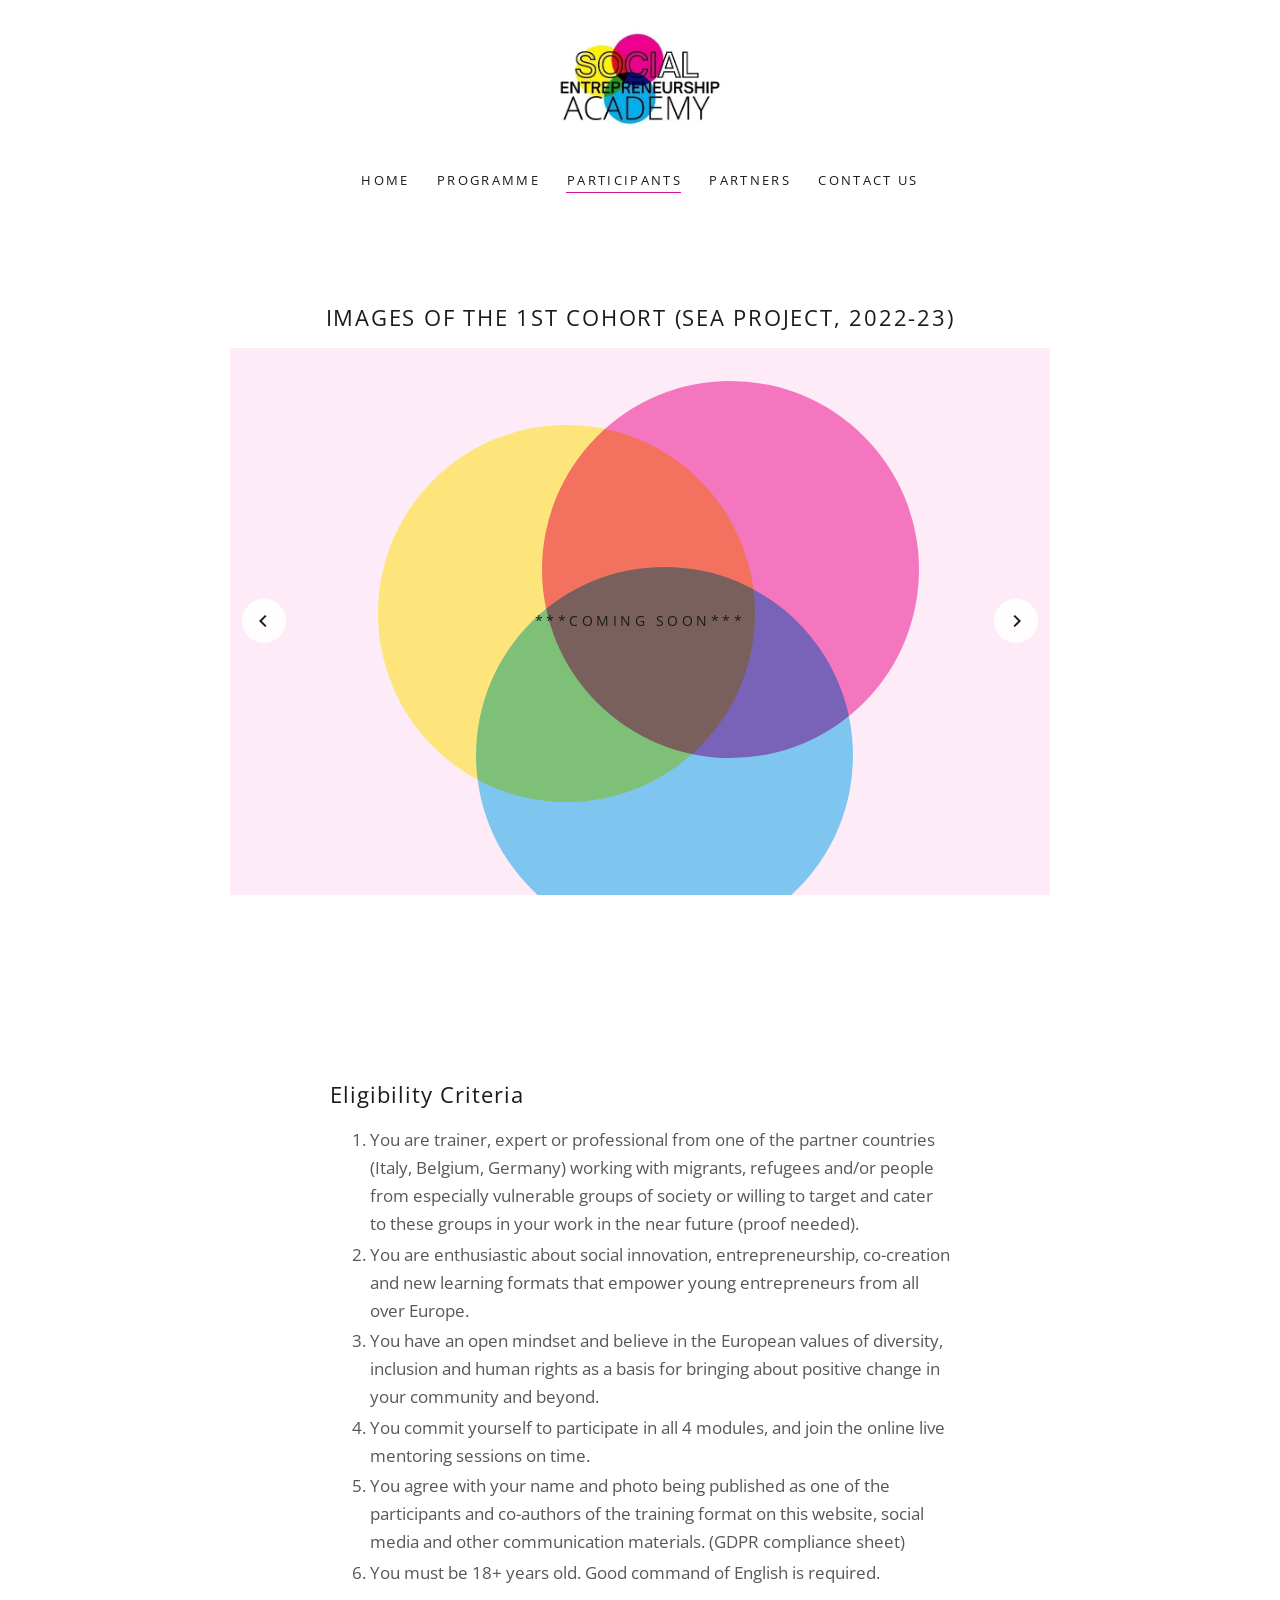
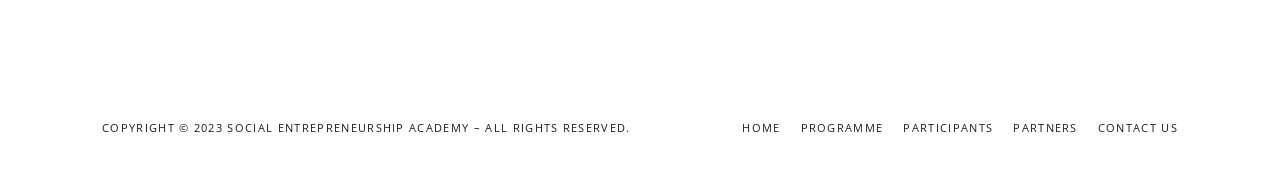
<file: sea-website 3/participants/index.html>
<!DOCTYPE html>
<html lang="en">
<head>
<meta charset="utf-8">
<meta name="viewport" content="width=device-width, initial-scale=1, viewport-fit=cover">
<title>Participants | Social Entrepreneurship Academy</title>
<meta name="description" content="Images of the first SEA cohort (2022-23) and the eligibility criteria for trainers and professionals from Italy, Belgium and Germany.">
<link rel="canonical" href="https://entrepreneurship-academy.eu/participants/">
<meta name="theme-color" content="#d1139d">
<meta property="og:type" content="website">
<meta property="og:site_name" content="Social Entrepreneurship Academy">
<meta property="og:title" content="Participants | Social Entrepreneurship Academy">
<meta property="og:description" content="Images of the first SEA cohort (2022-23) and the eligibility criteria for trainers and professionals from Italy, Belgium and Germany.">
<meta property="og:url" content="https://entrepreneurship-academy.eu/participants/">
<meta property="og:image" content="https://entrepreneurship-academy.eu/assets/img/og-image.jpg">
<meta property="og:locale" content="en_GB">
<meta name="twitter:card" content="summary_large_image">
<link rel="icon" href="../assets/img/favicon.png" type="image/png">
<link rel="apple-touch-icon" href="../assets/img/favicon.png">
<link rel="manifest" href="../site.webmanifest">
<link rel="preload" href="../assets/fonts/open-sans-latin-400-normal.woff2" as="font" type="font/woff2" crossorigin>
<link rel="stylesheet" href="../assets/css/style.css">
<script type="application/ld+json">{"@context": "https://schema.org", "@type": "EducationalOrganization", "name": "Social Entrepreneurship Academy", "url": "https://entrepreneurship-academy.eu/", "logo": "https://entrepreneurship-academy.eu/assets/img/sea-logo.png", "description": "Join changemakers from 3 different countries to co-create a training format that empowers NextGen European entrepreneurs.", "member": [{"@type": "Organization", "name": "Impact Circles e.V.", "url": "http://www.impactcircles.org"}, {"@type": "Organization", "name": "Diesis Network", "url": "https://www.diesis.coop/"}, {"@type": "Organization", "name": "Mine Vaganti NGO", "url": "https://minevaganti.org/"}]}</script>
</head>
<body data-page="participants">
<a class="skip-link" href="#main">Skip to content</a>
<header class="site-header">
  <div class="container">
    <div class="header-top">
      <button class="menu-toggle" type="button" aria-label="Open menu" aria-expanded="false" aria-controls="drawer"><svg viewBox="0 0 24 24" aria-hidden="true"><path d="M3 6h18M3 12h18M3 18h18" stroke="currentColor" stroke-width="1.8" stroke-linecap="round"/></svg></button>
      <a class="brand" href="../"><picture><source srcset="../assets/img/sea-logo.webp" type="image/webp"><img src="../assets/img/sea-logo.png" alt="Social Entrepreneurship Academy" width="379" height="228" fetchpriority="high"></picture></a>
    </div>
    <nav class="primary-nav" aria-label="Main">
      <ul class="nav-list" id="nav-list">
        <li><a href="../" data-nav="home">Home</a></li>
<li><a href="../programme/" data-nav="programme">Programme</a></li>
<li><a href="../participants/" data-nav="participants">Participants</a></li>
<li><a href="../partners/" data-nav="partners">Partners</a></li>
<li><a href="../contact-us/" data-nav="contact">Contact Us</a></li>
        <li class="nav-more" hidden>
          <button class="more-toggle" type="button" aria-expanded="false" aria-controls="more-menu">More <svg viewBox="0 0 12 12" aria-hidden="true"><path d="M2 4l4 4 4-4" fill="none" stroke="currentColor" stroke-width="1.6"/></svg></button>
          <ul class="more-menu" id="more-menu"></ul>
        </li>
      </ul>
    </nav>
  </div>
</header>
<div class="drawer" id="drawer" hidden>
  <div class="drawer-backdrop" data-close-drawer></div>
  <div class="drawer-panel" role="dialog" aria-modal="true" aria-label="Menu">
    <div class="drawer-head"><button class="drawer-close" type="button" aria-label="Close menu" data-close-drawer><svg viewBox="0 0 24 24" aria-hidden="true"><path d="M5 5l14 14M19 5L5 19" stroke="currentColor" stroke-width="1.8" stroke-linecap="round"/></svg></button></div>
    <nav aria-label="Mobile"><ul class="drawer-list"><li><a href="../" data-nav="home">Home</a></li>
<li><a href="../programme/" data-nav="programme">Programme</a></li>
<li><a href="../participants/" data-nav="participants">Participants</a></li>
<li><a href="../partners/" data-nav="partners">Partners</a></li>
<li><a href="../contact-us/" data-nav="contact">Contact Us</a></li></ul></nav>
  </div>
</div>
<main id="main">
<section class="section" aria-labelledby="cohort-title">
  <div class="container">
    <h1 class="h-caps center" id="cohort-title">Images of the 1st cohort (SEA project, 2022-23)</h1>
    <div class="gallery" data-gallery tabindex="0" role="group" aria-roledescription="carousel" aria-label="Photos of the first cohort">
      <div class="gallery-stage">
        <!-- Add photos here: one <figure class="gallery-slide"> per photo, plus a matching thumbnail button below. See README. -->
        <div class="coming-soon"><div class="circles circles--soft" aria-hidden="true"><i></i><i></i><i></i></div><p>***Coming soon***</p></div>
        <button class="gallery-nav gallery-prev" type="button" aria-label="Previous photo" hidden><svg viewBox="0 0 20 20" aria-hidden="true"><path d="M12 4l-6 6 6 6" fill="none" stroke="currentColor" stroke-width="2.2"/></svg></button>
        <button class="gallery-nav gallery-next" type="button" aria-label="Next photo" hidden><svg viewBox="0 0 20 20" aria-hidden="true"><path d="M8 4l6 6-6 6" fill="none" stroke="currentColor" stroke-width="2.2"/></svg></button>
      </div>
      <div class="gallery-thumbs"></div>
      <p class="gallery-status visually-hidden" aria-live="polite"></p>
    </div>
  </div>
</section>
<section class="section" aria-labelledby="elig-title">
  <div class="container narrow">
    <h2 class="h-sans" id="elig-title">Eligibility Criteria</h2>
    <ol class="prose"><li>You are trainer, expert or professional from one of the partner countries (Italy, Belgium, Germany) working with migrants, refugees and/or people from especially vulnerable groups of society or willing to target and cater to these groups in your work in the near future (proof needed).</li><li>You are enthusiastic about social innovation, entrepreneurship, co-creation and new learning formats that empower young entrepreneurs from all over Europe.</li><li>You have an open mindset and believe in the European values of diversity, inclusion and human rights as a basis for bringing about positive change in your community and beyond.</li><li>You commit yourself to participate in all 4 modules, and join the online live mentoring sessions on time.</li><li>You agree with your name and photo being published as one of the participants and co-authors of the training format on this website, social media and other communication materials. (GDPR compliance sheet)</li><li>You must be 18+ years old. Good command of English is required.</li></ol>
  </div>
</section>
</main>
<footer class="site-footer">
  <div class="container footer-inner">
    <p>Copyright © 2023 Social Entrepreneurship Academy – All rights reserved.</p>
    <ul class="footer-links"><li><a href="../">Home</a></li><li><a href="../programme/">Programme</a></li><li><a href="../participants/">Participants</a></li><li><a href="../partners/">Partners</a></li><li><a href="../contact-us/">Contact Us</a></li></ul>
  </div>
</footer>
<button class="to-top" type="button" aria-label="Back to top"><svg viewBox="0 0 20 20" aria-hidden="true"><path d="M4 12l6-6 6 6" fill="none" stroke="currentColor" stroke-width="2.2" stroke-linecap="round"/></svg></button>
<script src="../assets/js/main.js" defer></script>
</body>
</html>
</file>
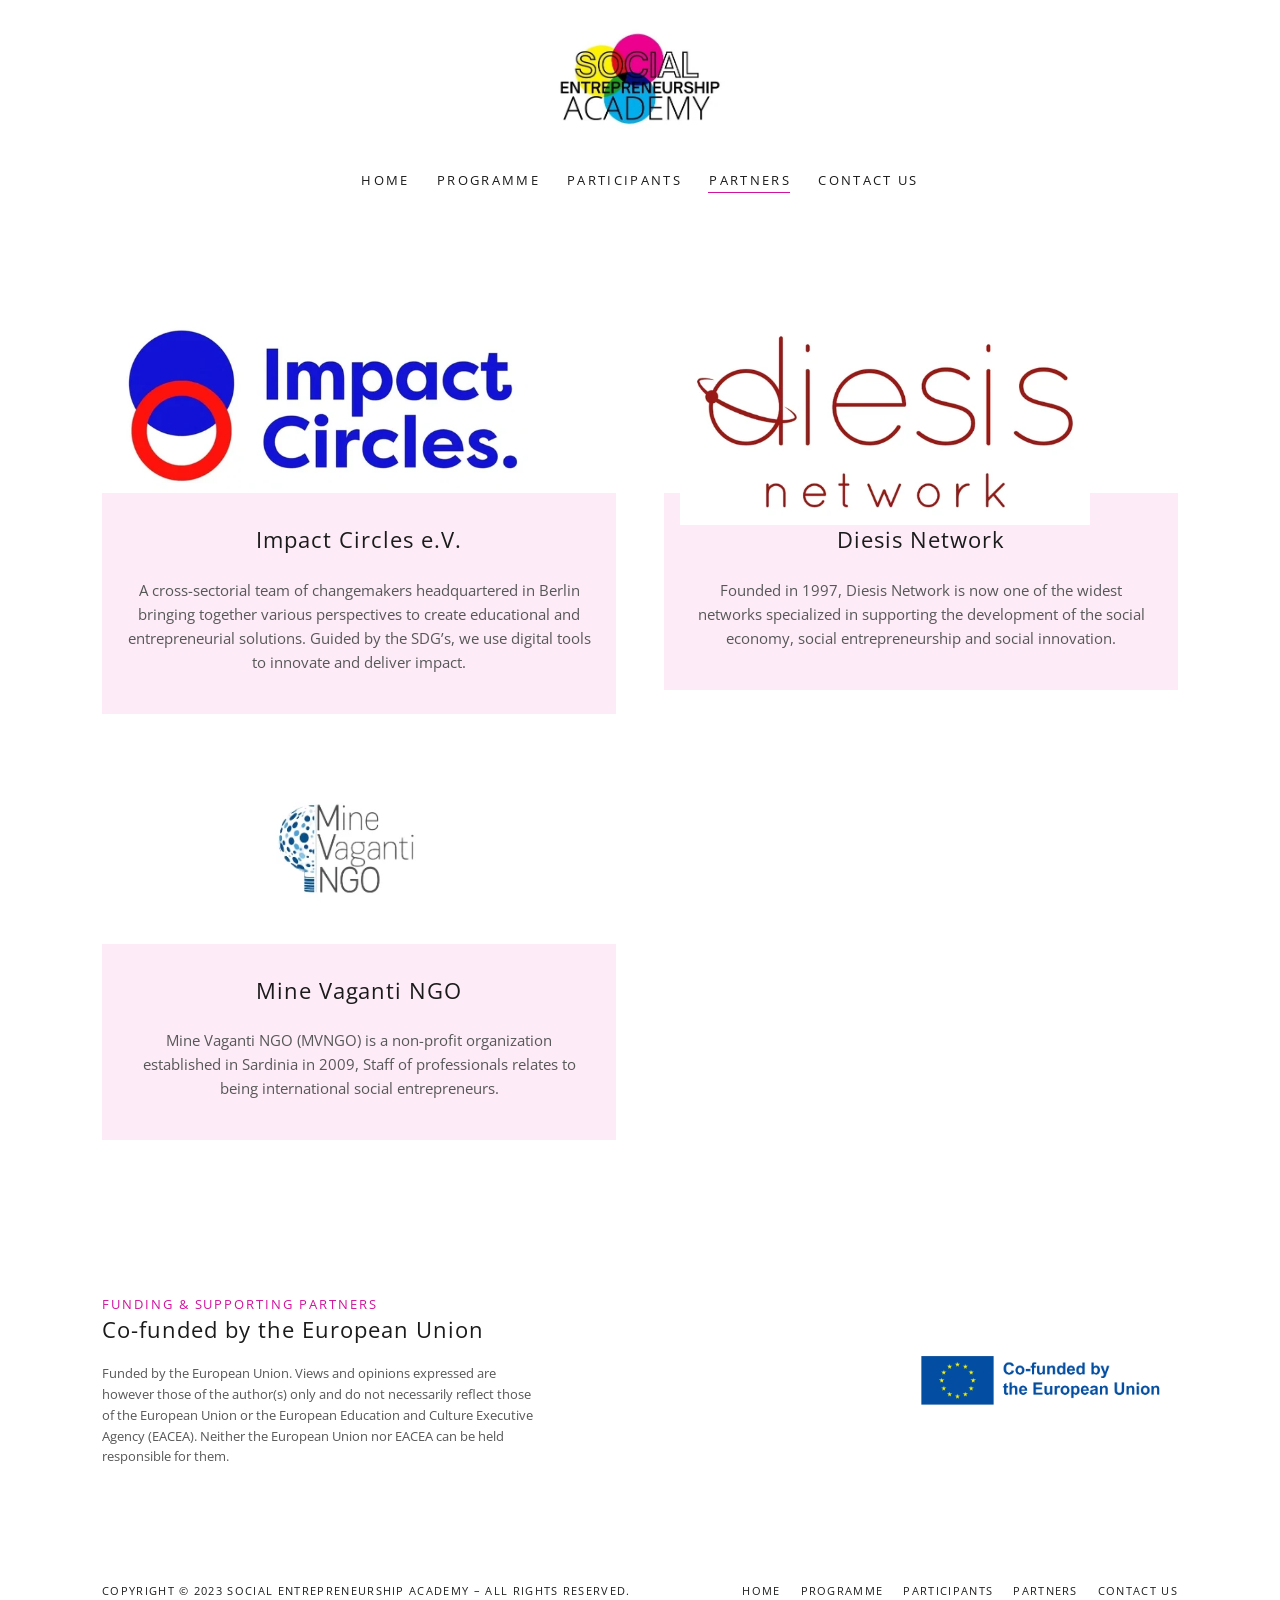
<file: sea-website 3/partners/index.html>
<!DOCTYPE html>
<html lang="en">
<head>
<meta charset="utf-8">
<meta name="viewport" content="width=device-width, initial-scale=1, viewport-fit=cover">
<title>Partners | Social Entrepreneurship Academy</title>
<meta name="description" content="Impact Circles e.V. (Berlin), Diesis Network (Brussels) and Mine Vaganti NGO (Sardinia): the consortium behind the Social Entrepreneurship Academy.">
<link rel="canonical" href="https://entrepreneurship-academy.eu/partners/">
<meta name="theme-color" content="#d1139d">
<meta property="og:type" content="website">
<meta property="og:site_name" content="Social Entrepreneurship Academy">
<meta property="og:title" content="Partners | Social Entrepreneurship Academy">
<meta property="og:description" content="Impact Circles e.V. (Berlin), Diesis Network (Brussels) and Mine Vaganti NGO (Sardinia): the consortium behind the Social Entrepreneurship Academy.">
<meta property="og:url" content="https://entrepreneurship-academy.eu/partners/">
<meta property="og:image" content="https://entrepreneurship-academy.eu/assets/img/og-image.jpg">
<meta property="og:locale" content="en_GB">
<meta name="twitter:card" content="summary_large_image">
<link rel="icon" href="../assets/img/favicon.png" type="image/png">
<link rel="apple-touch-icon" href="../assets/img/favicon.png">
<link rel="manifest" href="../site.webmanifest">
<link rel="preload" href="../assets/fonts/open-sans-latin-400-normal.woff2" as="font" type="font/woff2" crossorigin>
<link rel="stylesheet" href="../assets/css/style.css">
<script type="application/ld+json">{"@context": "https://schema.org", "@type": "EducationalOrganization", "name": "Social Entrepreneurship Academy", "url": "https://entrepreneurship-academy.eu/", "logo": "https://entrepreneurship-academy.eu/assets/img/sea-logo.png", "description": "Join changemakers from 3 different countries to co-create a training format that empowers NextGen European entrepreneurs.", "member": [{"@type": "Organization", "name": "Impact Circles e.V.", "url": "http://www.impactcircles.org"}, {"@type": "Organization", "name": "Diesis Network", "url": "https://www.diesis.coop/"}, {"@type": "Organization", "name": "Mine Vaganti NGO", "url": "https://minevaganti.org/"}]}</script>
</head>
<body data-page="partners">
<a class="skip-link" href="#main">Skip to content</a>
<header class="site-header">
  <div class="container">
    <div class="header-top">
      <button class="menu-toggle" type="button" aria-label="Open menu" aria-expanded="false" aria-controls="drawer"><svg viewBox="0 0 24 24" aria-hidden="true"><path d="M3 6h18M3 12h18M3 18h18" stroke="currentColor" stroke-width="1.8" stroke-linecap="round"/></svg></button>
      <a class="brand" href="../"><picture><source srcset="../assets/img/sea-logo.webp" type="image/webp"><img src="../assets/img/sea-logo.png" alt="Social Entrepreneurship Academy" width="379" height="228" fetchpriority="high"></picture></a>
    </div>
    <nav class="primary-nav" aria-label="Main">
      <ul class="nav-list" id="nav-list">
        <li><a href="../" data-nav="home">Home</a></li>
<li><a href="../programme/" data-nav="programme">Programme</a></li>
<li><a href="../participants/" data-nav="participants">Participants</a></li>
<li><a href="../partners/" data-nav="partners">Partners</a></li>
<li><a href="../contact-us/" data-nav="contact">Contact Us</a></li>
        <li class="nav-more" hidden>
          <button class="more-toggle" type="button" aria-expanded="false" aria-controls="more-menu">More <svg viewBox="0 0 12 12" aria-hidden="true"><path d="M2 4l4 4 4-4" fill="none" stroke="currentColor" stroke-width="1.6"/></svg></button>
          <ul class="more-menu" id="more-menu"></ul>
        </li>
      </ul>
    </nav>
  </div>
</header>
<div class="drawer" id="drawer" hidden>
  <div class="drawer-backdrop" data-close-drawer></div>
  <div class="drawer-panel" role="dialog" aria-modal="true" aria-label="Menu">
    <div class="drawer-head"><button class="drawer-close" type="button" aria-label="Close menu" data-close-drawer><svg viewBox="0 0 24 24" aria-hidden="true"><path d="M5 5l14 14M19 5L5 19" stroke="currentColor" stroke-width="1.8" stroke-linecap="round"/></svg></button></div>
    <nav aria-label="Mobile"><ul class="drawer-list"><li><a href="../" data-nav="home">Home</a></li>
<li><a href="../programme/" data-nav="programme">Programme</a></li>
<li><a href="../participants/" data-nav="participants">Participants</a></li>
<li><a href="../partners/" data-nav="partners">Partners</a></li>
<li><a href="../contact-us/" data-nav="contact">Contact Us</a></li></ul></nav>
  </div>
</div>
<main id="main">
<section class="section">
  <div class="container">
    <h1 class="visually-hidden">Partners</h1>
    <div class="partners partners--two">
      <article class="partner">
        <a class="partner-logo" href="http://www.impactcircles.org" target="_blank" rel="noopener"><picture><source srcset="../assets/img/logo-impact-circles.webp" type="image/webp"><img src="../assets/img/logo-impact-circles.png" alt="Impact Circles e.V. logo" width="600" height="253" loading="lazy" decoding="async"></picture><span class="visually-hidden"> (opens in a new tab)</span></a>
        <div class="partner-body">
          <h3 class="h-sans">Impact Circles e.V.</h3>
          <p>A cross-sectorial team of changemakers headquartered in Berlin bringing together various perspectives to create educational and entrepreneurial solutions. Guided by the SDG’s, we use digital tools  to innovate and deliver impact.</p>
        </div>
      </article>
      <article class="partner">
        <a class="partner-logo" href="https://www.diesis.coop/" target="_blank" rel="noopener"><picture><source srcset="../assets/img/logo-diesis.webp" type="image/webp"><img src="../assets/img/logo-diesis.png" alt="Diesis Network logo" width="600" height="302" loading="lazy" decoding="async"></picture><span class="visually-hidden"> (opens in a new tab)</span></a>
        <div class="partner-body">
          <h3 class="h-sans">Diesis Network</h3>
          <p>Founded in 1997, Diesis Network is now one of the widest networks specialized in supporting the development of the social economy, social entrepreneurship and social innovation.</p>
        </div>
      </article>
      <article class="partner">
        <a class="partner-logo" href="https://minevaganti.org/" target="_blank" rel="noopener"><picture><source srcset="../assets/img/logo-mine-vaganti.webp" type="image/webp"><img src="../assets/img/logo-mine-vaganti.png" alt="Mine Vaganti NGO logo" width="179" height="124" loading="lazy" decoding="async"></picture><span class="visually-hidden"> (opens in a new tab)</span></a>
        <div class="partner-body">
          <h3 class="h-sans">Mine Vaganti NGO</h3>
          <p>Mine Vaganti NGO (MVNGO) is a non-profit organization established in Sardinia in 2009, Staff of professionals relates to being international social entrepreneurs.</p>
        </div>
      </article>
    </div>
  </div>
</section>
<section class="section" aria-labelledby="funding-title">
  <div class="container funding">
    <div>
      <p class="eyebrow">Funding &amp; Supporting Partners</p>
      <h2 class="h-sans" id="funding-title">Co-funded by the European Union</h2>
      <p>Funded by the European Union. Views and opinions expressed are however those of the author(s) only and do not necessarily reflect those of the European Union or the European Education and Culture Executive Agency (EACEA). Neither the European Union nor EACEA can be held responsible for them.</p>
    </div>
    <div class="funding-logo"><picture><source srcset="../assets/img/eu-cofunded.webp" type="image/webp"><img src="../assets/img/eu-cofunded.png" alt="Co-funded by the European Union" width="712" height="149" loading="lazy" decoding="async"></picture></div>
  </div>
</section>
</main>
<footer class="site-footer">
  <div class="container footer-inner">
    <p>Copyright © 2023 Social Entrepreneurship Academy – All rights reserved.</p>
    <ul class="footer-links"><li><a href="../">Home</a></li><li><a href="../programme/">Programme</a></li><li><a href="../participants/">Participants</a></li><li><a href="../partners/">Partners</a></li><li><a href="../contact-us/">Contact Us</a></li></ul>
  </div>
</footer>
<button class="to-top" type="button" aria-label="Back to top"><svg viewBox="0 0 20 20" aria-hidden="true"><path d="M4 12l6-6 6 6" fill="none" stroke="currentColor" stroke-width="2.2" stroke-linecap="round"/></svg></button>
<script src="../assets/js/main.js" defer></script>
</body>
</html>
</file>
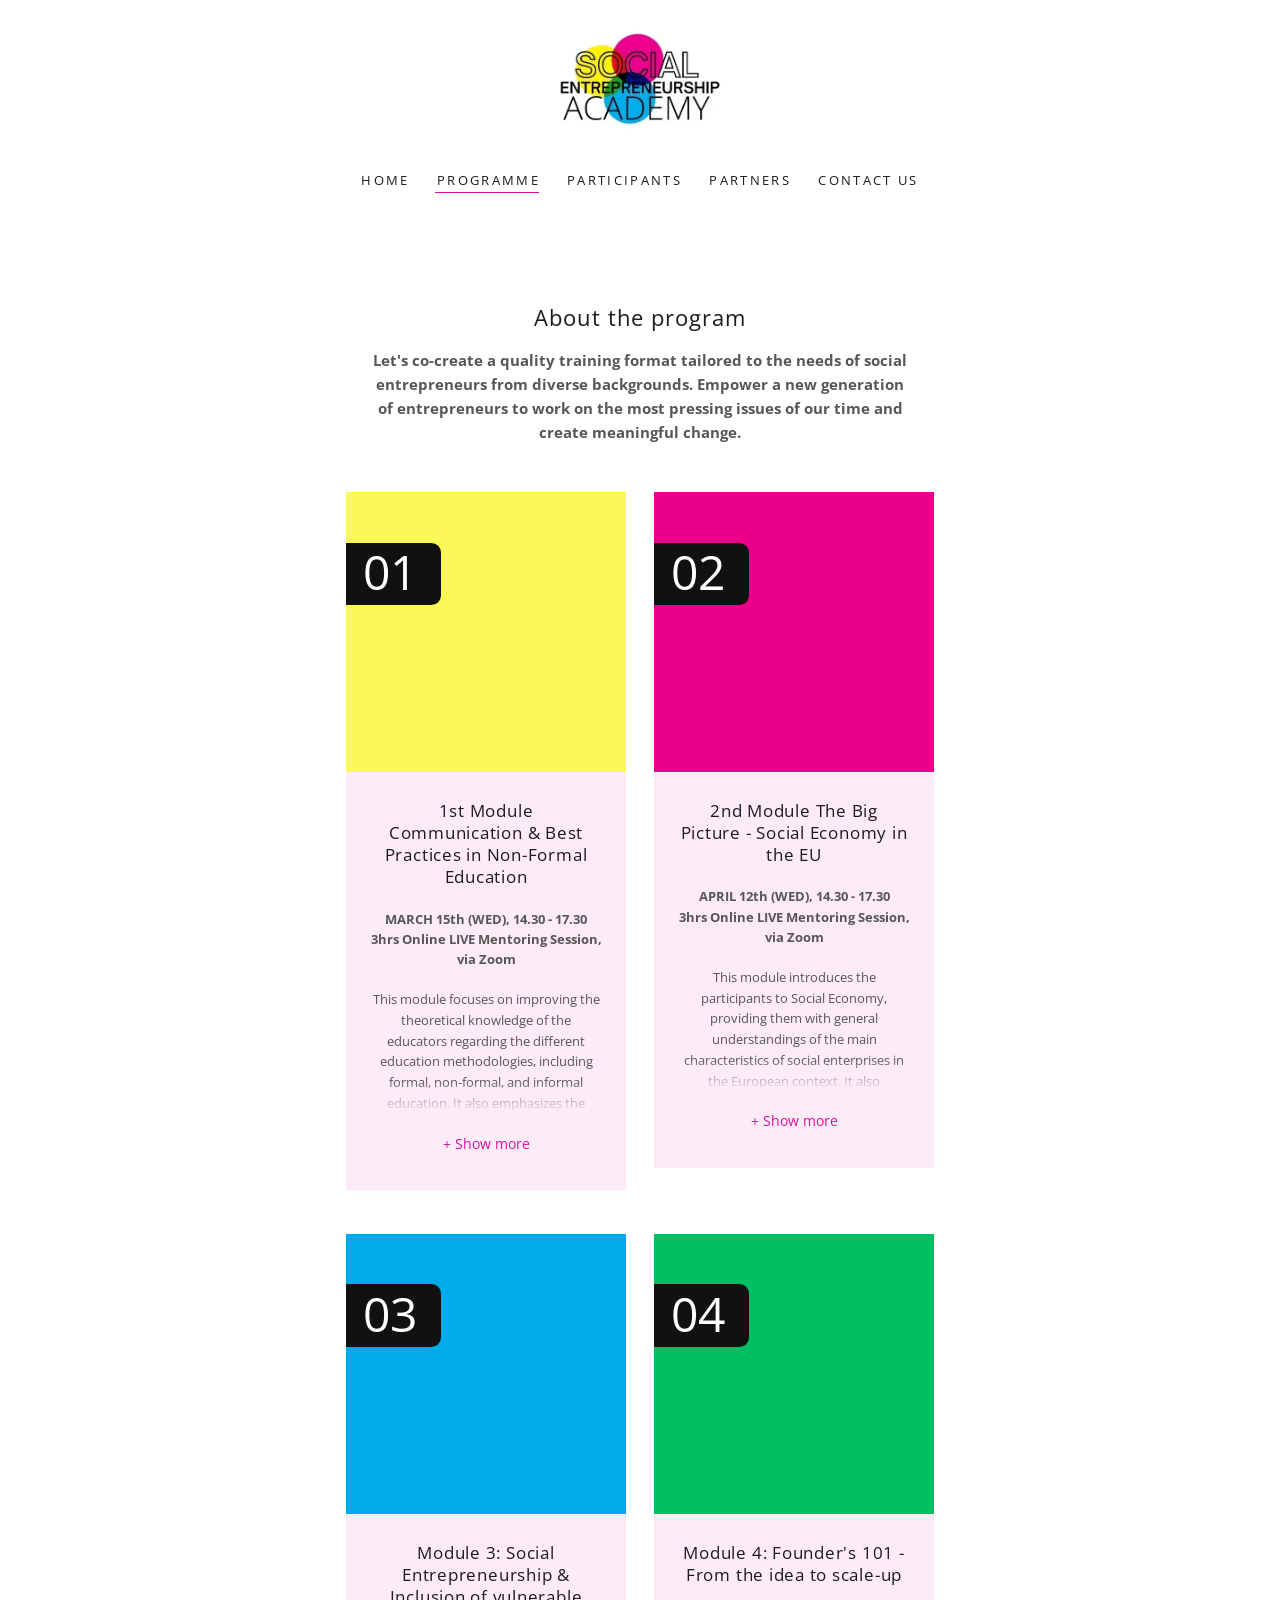
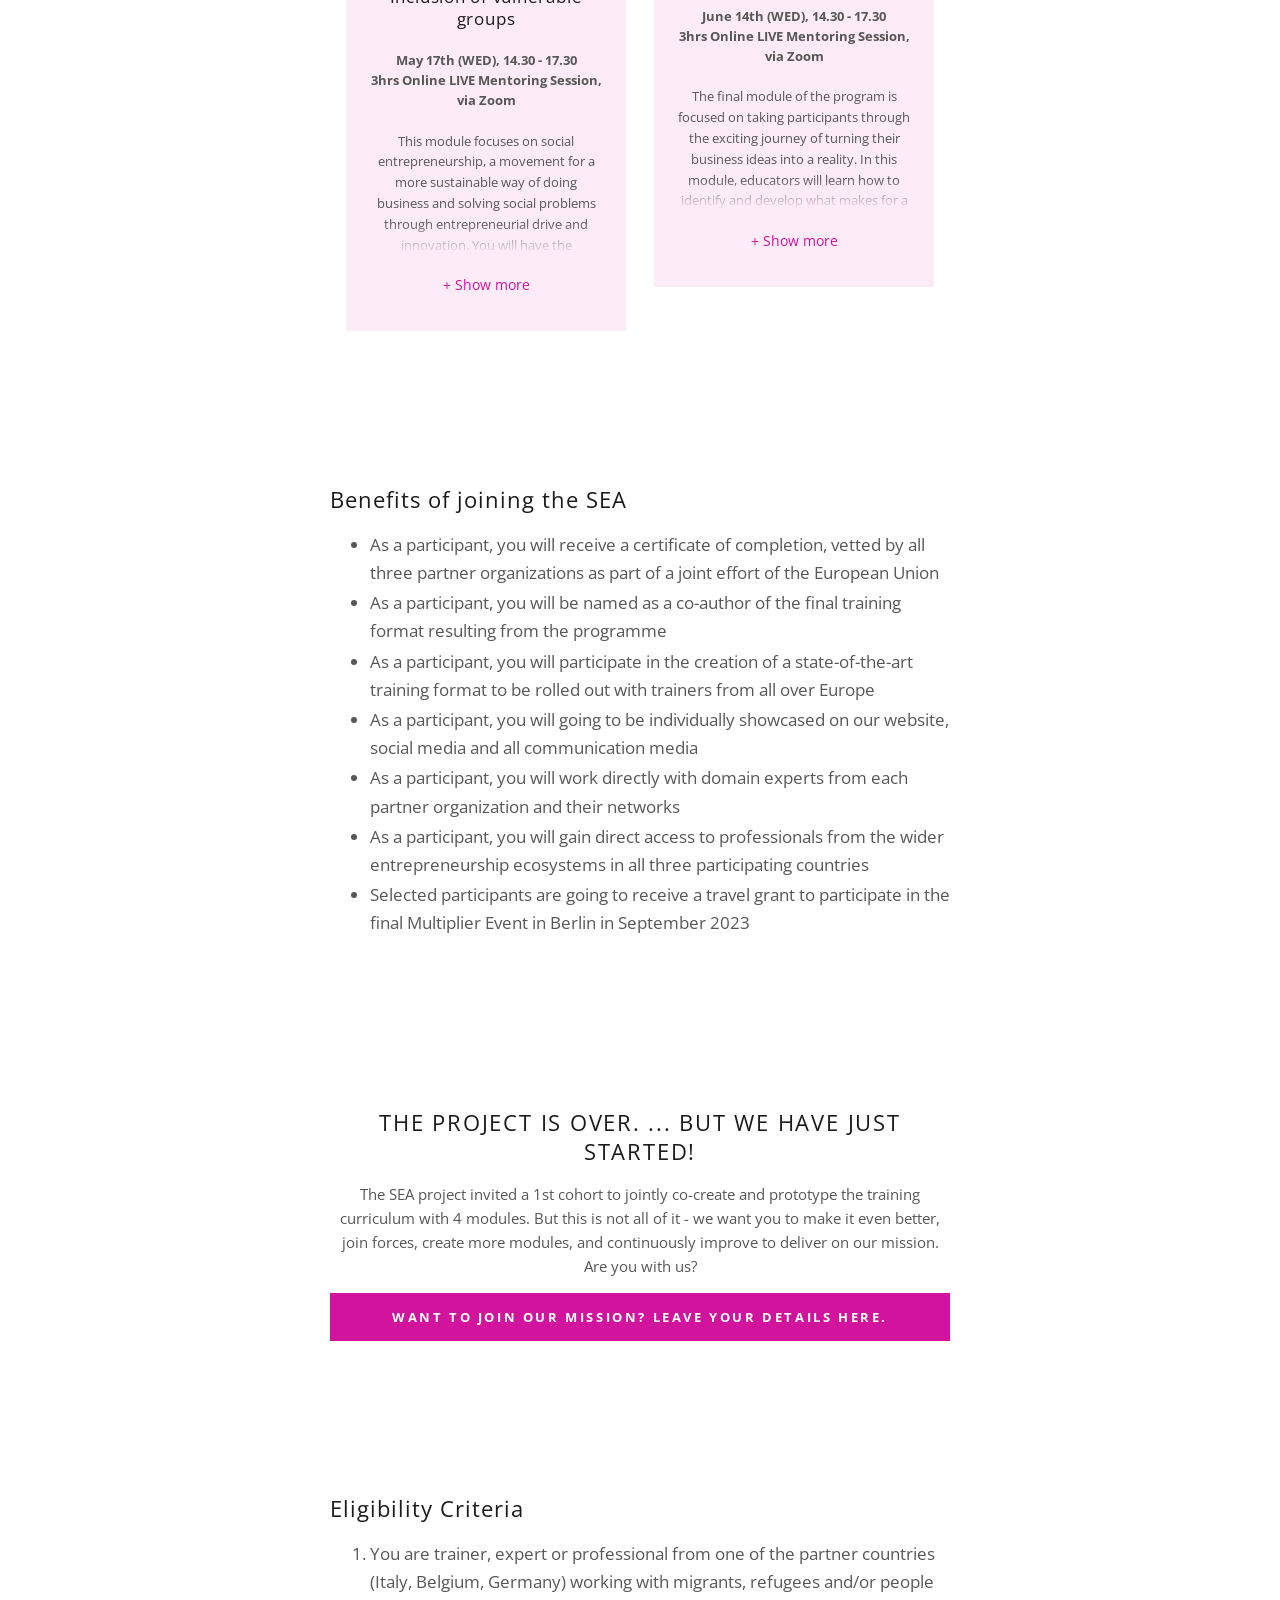
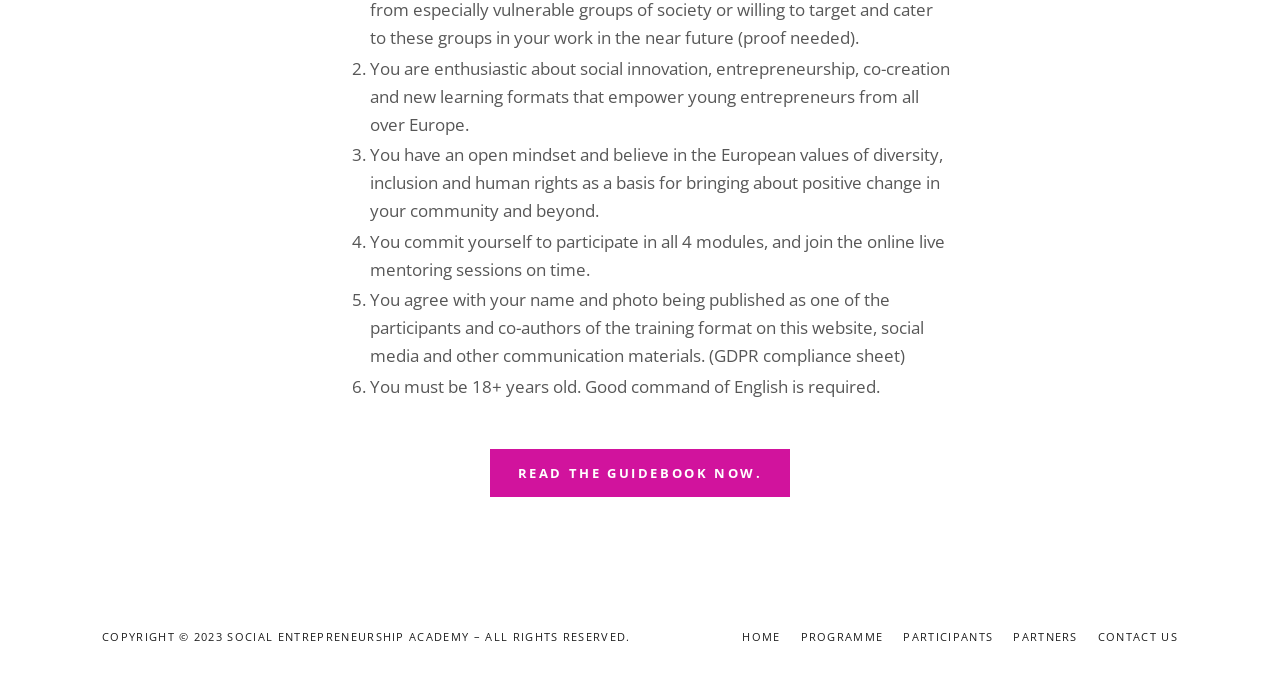
<file: sea-website 3/programme/index.html>
<!DOCTYPE html>
<html lang="en">
<head>
<meta charset="utf-8">
<meta name="viewport" content="width=device-width, initial-scale=1, viewport-fit=cover">
<title>Programme | Social Entrepreneurship Academy</title>
<meta name="description" content="The four SEA modules: non-formal education, the social economy in the EU, inclusion of vulnerable groups, and Founder’s 101. Benefits and eligibility criteria.">
<link rel="canonical" href="https://entrepreneurship-academy.eu/programme/">
<meta name="theme-color" content="#d1139d">
<meta property="og:type" content="website">
<meta property="og:site_name" content="Social Entrepreneurship Academy">
<meta property="og:title" content="Programme | Social Entrepreneurship Academy">
<meta property="og:description" content="The four SEA modules: non-formal education, the social economy in the EU, inclusion of vulnerable groups, and Founder’s 101. Benefits and eligibility criteria.">
<meta property="og:url" content="https://entrepreneurship-academy.eu/programme/">
<meta property="og:image" content="https://entrepreneurship-academy.eu/assets/img/og-image.jpg">
<meta property="og:locale" content="en_GB">
<meta name="twitter:card" content="summary_large_image">
<link rel="icon" href="../assets/img/favicon.png" type="image/png">
<link rel="apple-touch-icon" href="../assets/img/favicon.png">
<link rel="manifest" href="../site.webmanifest">
<link rel="preload" href="../assets/fonts/open-sans-latin-400-normal.woff2" as="font" type="font/woff2" crossorigin>
<link rel="stylesheet" href="../assets/css/style.css">
<script type="application/ld+json">{"@context": "https://schema.org", "@type": "EducationalOrganization", "name": "Social Entrepreneurship Academy", "url": "https://entrepreneurship-academy.eu/", "logo": "https://entrepreneurship-academy.eu/assets/img/sea-logo.png", "description": "Join changemakers from 3 different countries to co-create a training format that empowers NextGen European entrepreneurs.", "member": [{"@type": "Organization", "name": "Impact Circles e.V.", "url": "http://www.impactcircles.org"}, {"@type": "Organization", "name": "Diesis Network", "url": "https://www.diesis.coop/"}, {"@type": "Organization", "name": "Mine Vaganti NGO", "url": "https://minevaganti.org/"}]}</script>
<script type="application/ld+json">{"@context": "https://schema.org", "@type": "Course", "name": "Social Entrepreneurship Academy training programme", "description": "Four live online mentoring sessions co-creating a social entrepreneurship curriculum for trainers working with migrants and refugees.", "provider": {"@type": "Organization", "name": "Social Entrepreneurship Academy", "url": "https://entrepreneurship-academy.eu/"}}</script>
</head>
<body data-page="programme">
<a class="skip-link" href="#main">Skip to content</a>
<header class="site-header">
  <div class="container">
    <div class="header-top">
      <button class="menu-toggle" type="button" aria-label="Open menu" aria-expanded="false" aria-controls="drawer"><svg viewBox="0 0 24 24" aria-hidden="true"><path d="M3 6h18M3 12h18M3 18h18" stroke="currentColor" stroke-width="1.8" stroke-linecap="round"/></svg></button>
      <a class="brand" href="../"><picture><source srcset="../assets/img/sea-logo.webp" type="image/webp"><img src="../assets/img/sea-logo.png" alt="Social Entrepreneurship Academy" width="379" height="228" fetchpriority="high"></picture></a>
    </div>
    <nav class="primary-nav" aria-label="Main">
      <ul class="nav-list" id="nav-list">
        <li><a href="../" data-nav="home">Home</a></li>
<li><a href="../programme/" data-nav="programme">Programme</a></li>
<li><a href="../participants/" data-nav="participants">Participants</a></li>
<li><a href="../partners/" data-nav="partners">Partners</a></li>
<li><a href="../contact-us/" data-nav="contact">Contact Us</a></li>
        <li class="nav-more" hidden>
          <button class="more-toggle" type="button" aria-expanded="false" aria-controls="more-menu">More <svg viewBox="0 0 12 12" aria-hidden="true"><path d="M2 4l4 4 4-4" fill="none" stroke="currentColor" stroke-width="1.6"/></svg></button>
          <ul class="more-menu" id="more-menu"></ul>
        </li>
      </ul>
    </nav>
  </div>
</header>
<div class="drawer" id="drawer" hidden>
  <div class="drawer-backdrop" data-close-drawer></div>
  <div class="drawer-panel" role="dialog" aria-modal="true" aria-label="Menu">
    <div class="drawer-head"><button class="drawer-close" type="button" aria-label="Close menu" data-close-drawer><svg viewBox="0 0 24 24" aria-hidden="true"><path d="M5 5l14 14M19 5L5 19" stroke="currentColor" stroke-width="1.8" stroke-linecap="round"/></svg></button></div>
    <nav aria-label="Mobile"><ul class="drawer-list"><li><a href="../" data-nav="home">Home</a></li>
<li><a href="../programme/" data-nav="programme">Programme</a></li>
<li><a href="../participants/" data-nav="participants">Participants</a></li>
<li><a href="../partners/" data-nav="partners">Partners</a></li>
<li><a href="../contact-us/" data-nav="contact">Contact Us</a></li></ul></nav>
  </div>
</div>
<main id="main">
<h1 class="visually-hidden">Programme</h1>
<section class="section" id="about" aria-labelledby="about-title">
  <div class="container">
    <h2 class="h-sans center" id="about-title">About the program</h2>
    <p class="lead-strong">Let's co-create a quality training format tailored to the needs of social entrepreneurs from diverse backgrounds. Empower a new generation of entrepreneurs to work on the most pressing issues of our time and create meaningful change.</p>
    <div class="modules">
      <article class="module" data-collapsible>
        <div class="module-art module-art--1" aria-hidden="true"><span>01</span></div>
        <div class="module-body-wrap">
          <h3>1st Module Communication &amp; Best Practices in Non-Formal Education</h3>
          <p class="module-meta">MARCH 15th (WED), 14.30 - 17.30<br>3hrs Online LIVE Mentoring Session, via Zoom</p>
          <div class="module-body" id="m1-body">
            <p>This module focuses on improving the theoretical knowledge of the educators regarding the different education methodologies, including formal, non-formal, and informal education. It also emphasizes the importance of using non-formal education for different target groups. In addition, this module will help the educators to improve their competencies on communication tools and soft skills required to address the specific needs of adult learners with a migrant background.</p>
            <p>Key elements of the training module are:</p>
            <ol><li>Understanding the differences among formal, non-formal and informal education methodologies.</li><li>Adapting and using education methodologies to different target groups.</li><li>Enhancing theoretical knowledge on non-formal education, including objectives, target groups, and setting up special NFE activities.</li><li>Improving competencies on communication tools and soft skills required to address the specific needs of adult learners with a migrant background.</li><li>Developing competencies on understanding the real needs of migrant learners and enabling them to improve their conditions.</li></ol>
          </div>
          <button class="toggle-more" type="button" aria-expanded="false" aria-controls="m1-body" hidden>+ Show more</button>
        </div>
      </article>
      <article class="module" data-collapsible>
        <div class="module-art module-art--2" aria-hidden="true"><span>02</span></div>
        <div class="module-body-wrap">
          <h3>2nd Module The Big Picture - Social Economy in the EU</h3>
          <p class="module-meta">APRIL 12th (WED), 14.30 - 17.30<br>3hrs Online LIVE Mentoring Session, via Zoom</p>
          <div class="module-body" id="m2-body">
            <p>This module introduces the participants to Social Economy, providing them with general understandings of the main characteristics of social enterprises in the European context. It also emphasizes the contribution of social enterprises to social inclusion, with a special focus on the integration of migrants, and the soft skills required to become a successful social entrepreneur.</p>
            <p>Key elements of the training module are:</p>
            <ol><li>Develop a general understanding of the concept of social economy and social enterprises in the European context.</li><li>The contribution of social enterprises to social inclusion, with a special focus on the integration of migrants.</li><li>Soft skills required to become a successful social entrepreneur.</li><li>Examples of successful social entrepreneurship experiences to empower and inspire beneficiaries.</li><li>Encouragement for further study and mentoring in the creation of social enterprises, as well as presenting the sector's business potential and changing the mindset towards the labour market and further job and personal development / general growth opportunities.</li></ol>
          </div>
          <button class="toggle-more" type="button" aria-expanded="false" aria-controls="m2-body" hidden>+ Show more</button>
        </div>
      </article>
      <article class="module" data-collapsible>
        <div class="module-art module-art--3" aria-hidden="true"><span>03</span></div>
        <div class="module-body-wrap">
          <h3>Module 3: Social Entrepreneurship &amp; Inclusion of vulnerable groups</h3>
          <p class="module-meta">May 17th (WED), 14.30 - 17.30<br>3hrs Online LIVE Mentoring Session, via Zoom</p>
          <div class="module-body" id="m3-body">
            <p>This module focuses on social entrepreneurship, a movement for a more sustainable way of doing business and solving social problems through entrepreneurial drive and innovation. You will have the opportunity to meet outstanding personalities and true leaders of the movement in person and receive direct tutoring from them.</p>
            <p>Key elements of the training module are:</p>
            <ol><li>Sensitization to topics of inclusion, diversity, and envisioning solutions that "leave no one behind" (Principle #2 of the UN-SDGs).</li><li>Broadening of the horizon of social entrepreneurship as a fast-paced and increasingly relevant field globally.</li><li>Engaging in a fun and insightful role-playing activity to experience the spirit and purpose of social entrepreneurship and exploring topics of shared governance.</li><li>First-hand experience of co-creation methodologies in action with a collaborative, inclusive, socially just, and democratic approach.</li><li>Learning from outstanding personalities and true leaders of the social entrepreneurship movement.</li></ol>
          </div>
          <button class="toggle-more" type="button" aria-expanded="false" aria-controls="m3-body" hidden>+ Show more</button>
        </div>
      </article>
      <article class="module" data-collapsible>
        <div class="module-art module-art--4" aria-hidden="true"><span>04</span></div>
        <div class="module-body-wrap">
          <h3>Module 4: Founder's 101 - From the idea to scale-up</h3>
          <p class="module-meta">June 14th (WED), 14.30 - 17.30<br>3hrs Online LIVE Mentoring Session, via Zoom</p>
          <div class="module-body" id="m4-body">
            <p>The final module of the program is focused on taking participants through the exciting journey of turning their business ideas into a reality. In this module, educators will learn how to identify and develop what makes for a convincing business plan and improve upon their own that truly showcases their unique selling proposition as well as targets a specific market segment. Participants will also learn about marketing strategies and techniques to position their products and services within their markets.</p>
            <p>Key elements of this module are:</p>
            <ol><li>Understanding the process of developing a successful business idea from problem-solution fit to product-market fit.</li><li>Identifying the target groups, partners, stakeholders and secondary beneficiaries, and composing a profile and scope for their idea.</li><li>Learning the various ways of marketing their products and services.</li><li>Drafting a business plan while fostering their distinctive profiles that make them stand out from other existing social enterprises.</li><li>Using the business ideation process as a starting point towards creating a clear map of how to create positive change and supporting solving global and local issues (UN SDGs).</li></ol>
          </div>
          <button class="toggle-more" type="button" aria-expanded="false" aria-controls="m4-body" hidden>+ Show more</button>
        </div>
      </article>
    </div>
  </div>
</section>
<section class="section" aria-labelledby="benefits-title">
  <div class="container narrow">
    <h2 class="h-sans" id="benefits-title">Benefits of joining the SEA</h2>
    <ul class="prose"><li>As a participant, you will receive a certificate of completion, vetted by all three partner organizations as part of a joint effort of the European Union</li><li>As a participant, you will be named as a co-author of the final training format resulting from the programme</li><li>As a participant, you will participate in the creation of a state-of-the-art training format to be rolled out with trainers from all over Europe</li><li>As a participant, you will going to be individually showcased on our website, social media and all communication media</li><li>As a participant, you will work directly with domain experts from each partner organization and their networks</li><li>As a participant, you will gain direct access to professionals from the wider entrepreneurship ecosystems in all three participating countries</li><li>Selected participants are going to receive a travel grant to participate in the final Multiplier Event in Berlin in September 2023</li></ul>
  </div>
</section>
<section class="section center" aria-labelledby="over-title">
  <div class="container narrow">
    <h2 class="h-caps" id="over-title">The project is over. ... but we have just started!</h2>
    <p class="prose-sm">The SEA project invited a 1st cohort to jointly co-create and prototype the training curriculum with 4 modules. But this is not all of it - we want you to make it even better, join forces, create more modules, and continuously improve to deliver on our mission. Are you with us?</p>
    <a class="btn btn-block" href="https://tally.so/r/woEMBX" target="_blank" rel="noopener">Want to join our mission? Leave your details here.<span class="visually-hidden"> (opens a form in a new tab)</span></a>
  </div>
</section>
<section class="section" aria-labelledby="elig-title">
  <div class="container narrow">
    <h2 class="h-sans" id="elig-title">Eligibility Criteria</h2>
    <ol class="prose"><li>You are trainer, expert or professional from one of the partner countries (Italy, Belgium, Germany) working with migrants, refugees and/or people from especially vulnerable groups of society or willing to target and cater to these groups in your work in the near future (proof needed).</li><li>You are enthusiastic about social innovation, entrepreneurship, co-creation and new learning formats that empower young entrepreneurs from all over Europe.</li><li>You have an open mindset and believe in the European values of diversity, inclusion and human rights as a basis for bringing about positive change in your community and beyond.</li><li>You commit yourself to participate in all 4 modules, and join the online live mentoring sessions on time.</li><li>You agree with your name and photo being published as one of the participants and co-authors of the training format on this website, social media and other communication materials. (GDPR compliance sheet)</li><li>You must be 18+ years old. Good command of English is required.</li></ol>
    <p class="center" style="margin-top:3rem"><a class="btn" href="../#guidebook">Read the guidebook now.</a></p>
  </div>
</section>
</main>
<footer class="site-footer">
  <div class="container footer-inner">
    <p>Copyright © 2023 Social Entrepreneurship Academy – All rights reserved.</p>
    <ul class="footer-links"><li><a href="../">Home</a></li><li><a href="../programme/">Programme</a></li><li><a href="../participants/">Participants</a></li><li><a href="../partners/">Partners</a></li><li><a href="../contact-us/">Contact Us</a></li></ul>
  </div>
</footer>
<button class="to-top" type="button" aria-label="Back to top"><svg viewBox="0 0 20 20" aria-hidden="true"><path d="M4 12l6-6 6 6" fill="none" stroke="currentColor" stroke-width="2.2" stroke-linecap="round"/></svg></button>
<script src="../assets/js/main.js" defer></script>
</body>
</html>
</file>
<file: sea-website 3/assets/css/style.css>
/* =========================================================
   Social Entrepreneurship Academy — stylesheet
   Matches the original GoDaddy Website Builder design:
   centered logo + uppercase menu, Playfair Display + Open Sans,
   magenta accents and pale pink panels.
   ========================================================= */

/* ---------- Self-hosted fonts (no Google requests, GDPR-friendly) ---------- */
@font-face { font-family: "Open Sans"; font-style: normal; font-weight: 400; font-display: swap; src: url("../fonts/open-sans-latin-400-normal.woff2") format("woff2"); }
@font-face { font-family: "Open Sans"; font-style: italic; font-weight: 400; font-display: swap; src: url("../fonts/open-sans-latin-400-italic.woff2") format("woff2"); }
@font-face { font-family: "Open Sans"; font-style: normal; font-weight: 600; font-display: swap; src: url("../fonts/open-sans-latin-600-normal.woff2") format("woff2"); }
@font-face { font-family: "Open Sans"; font-style: normal; font-weight: 700; font-display: swap; src: url("../fonts/open-sans-latin-700-normal.woff2") format("woff2"); }
@font-face { font-family: "Playfair Display"; font-style: normal; font-weight: 400; font-display: swap; src: url("../fonts/playfair-display-latin-400-normal.woff2") format("woff2"); }

:root {
  --magenta: #d1139d;          /* the original site's link/button colour */
  --magenta-dark: #a90f7f;
  --magenta-bright: #eb17b1;   /* original theme colour, decorative only */
  --pink: #fdecf7;             /* card and hero panel tint */
  --pink-line: #f6cfe9;
  --ink: #1b1b1b;
  --text: #575757;
  --muted: #767676;
  --line: #e6e6e6;
  --bg: #ffffff;

  /* Guidebook module colours (from the guidebook itself) */
  --m1: #faf857;
  --m2: #eb008b;
  --m3: #00abec;
  --m4: #00bf63;

  --serif: "Playfair Display", Georgia, "Times New Roman", serif;
  --sans: "Open Sans", "Segoe UI", "Helvetica Neue", Arial, sans-serif;

  --container: 1140px;
  --narrow: 620px;
  --gutter: clamp(1rem, 4vw, 2rem);
  --section-y: clamp(3rem, 6vw, 5rem);

  color-scheme: light;
  box-sizing: border-box;
  padding-top: env(safe-area-inset-top, 0px);
  padding-bottom: env(safe-area-inset-bottom, 0px);
}

*, *::before, *::after { box-sizing: inherit; }
html { scroll-behavior: smooth; scroll-padding-top: calc(70px + env(safe-area-inset-top, 0px)); -webkit-text-size-adjust: 100%; }
body {
  margin: 0;
  background: var(--bg);
  color: var(--text);
  font-family: var(--sans);
  font-size: 16px;
  line-height: 1.6;
  -webkit-font-smoothing: antialiased;
}
img, svg, canvas { max-width: 100%; height: auto; display: block; }
p { margin: 0 0 1em; }
a { color: var(--magenta); text-underline-offset: 0.18em; }
a:hover { color: var(--magenta-dark); }
:focus-visible { outline: 3px solid var(--magenta-bright); outline-offset: 3px; }

h1, h2, h3, h4 { color: var(--ink); font-weight: 400; line-height: 1.3; margin: 0 0 0.75em; }
.h-serif { font-family: var(--serif); font-size: clamp(1.75rem, 1.4rem + 1.2vw, 2.25rem); letter-spacing: 0.02em; line-height: 1.25; }
.h-sans { font-family: var(--sans); font-size: 1.375rem; letter-spacing: 0.045em; }
.h-caps { font-family: var(--sans); font-size: clamp(1.1rem, 1rem + 0.5vw, 1.375rem); text-transform: uppercase; letter-spacing: 0.08em; }
.eyebrow {
  font-family: var(--sans);
  font-size: 0.8125rem;
  text-transform: uppercase;
  letter-spacing: 0.15em;
  color: var(--magenta);
  margin: 0 0 1.25rem;
}

.container { width: 100%; max-width: var(--container); margin-inline: auto; padding-inline: var(--gutter); }
.narrow { max-width: calc(var(--narrow) + 2 * var(--gutter)); }
.center { text-align: center; }
.section { padding: var(--section-y) 0; }

.skip-link { position: absolute; left: 1rem; top: -100px; z-index: 100; background: var(--ink); color: #fff; padding: 0.6rem 1rem; }
.skip-link:focus { top: calc(env(safe-area-inset-top, 0px) + 0.5rem); }
.visually-hidden { position: absolute !important; width: 1px; height: 1px; overflow: hidden; clip: rect(0 0 0 0); white-space: nowrap; }

/* ---------- Buttons ---------- */
.btn {
  display: inline-flex;
  align-items: center;
  justify-content: center;
  min-height: 48px;
  padding: 0.85rem 1.75rem;
  border: 0;
  border-radius: 0;
  background: var(--magenta);
  color: #fff;
  font-family: var(--sans);
  font-size: 0.8125rem;
  font-weight: 700;
  letter-spacing: 0.2em;
  text-transform: uppercase;
  text-decoration: none;
  text-align: center;
  line-height: 1.4;
  cursor: pointer;
  transition: background-color 0.2s ease;
}
.btn:hover { background: var(--magenta-dark); color: #fff; }
.btn-block { display: flex; width: 100%; }
.btn-white { background: #fff; color: var(--ink); }
.btn-white:hover { background: #f1f1f1; color: var(--ink); }

.link-arrow { font-size: 0.875rem; color: inherit; text-decoration: none; display: inline-flex; align-items: center; gap: 0.35rem; }
.link-arrow::after { content: ""; border-left: 6px solid currentColor; border-top: 4px solid transparent; border-bottom: 4px solid transparent; }
.link-arrow:hover { text-decoration: underline; color: inherit; }

/* ---------- Header ---------- */
.site-header { background: #fff; position: relative; z-index: 50; }
.header-top { display: grid; grid-template-columns: 44px 1fr 44px; align-items: center; padding-top: 1.75rem; }
.brand { grid-column: 2; justify-self: center; display: block; }
.brand img { width: 170px; height: auto; }
.menu-toggle { grid-column: 1; grid-row: 1; display: none; width: 44px; height: 44px; align-items: center; justify-content: center; border: 0; background: none; color: var(--ink); cursor: pointer; padding: 0; }
.menu-toggle svg { width: 24px; height: 24px; }

.primary-nav { display: flex; justify-content: center; padding: 1.75rem 0 1.5rem; }
.nav-list { display: flex; align-items: center; gap: 0.25rem 1.5rem; list-style: none; margin: 0; padding: 0; white-space: nowrap; }
.nav-list a, .more-toggle {
  display: inline-flex;
  align-items: center;
  gap: 0.35rem;
  min-height: 44px;
  padding: 0.25rem 0.1rem;
  font-family: var(--sans);
  font-size: 0.8125rem;
  letter-spacing: 0.18em;
  text-transform: uppercase;
  color: var(--ink);
  text-decoration: none;
  background: none;
  border: 0;
  cursor: pointer;
  position: relative;
}
.nav-list a::after {
  content: "";
  position: absolute;
  left: 0; right: 0.18em; bottom: 0.6rem;
  height: 1px;
  background: var(--magenta);
  transform: scaleX(0);
  transition: transform 0.2s ease;
}
.nav-list a:hover::after, .nav-list a[aria-current="page"]::after { transform: scaleX(1); }
.nav-more { position: relative; }
.more-toggle svg { width: 10px; height: 10px; transition: transform 0.2s ease; }
.more-toggle[aria-expanded="true"] svg { transform: rotate(180deg); }
.more-menu {
  position: absolute; right: 0; top: 100%;
  min-width: 210px; list-style: none; margin: 0; padding: 0.5rem 0;
  background: #fff; box-shadow: 0 8px 28px rgba(0, 0, 0, 0.14);
  display: none;
}
.more-menu.is-open { display: block; }
.more-menu a { display: flex; width: 100%; padding: 0.5rem 1.25rem; }
.more-menu a::after { display: none; }
.more-menu a:hover { color: var(--magenta); }

/* Mobile drawer */
.drawer { position: fixed; inset: 0; z-index: 80; }
.drawer[hidden] { display: none; }
.drawer-backdrop { position: absolute; inset: 0; background: rgba(0, 0, 0, 0.45); opacity: 0; transition: opacity 0.25s ease; }
.drawer-panel {
  position: absolute; top: 0; left: 0; bottom: 0; width: min(86vw, 360px);
  background: #fff;
  padding: calc(env(safe-area-inset-top, 0px) + 1rem) 1.5rem calc(env(safe-area-inset-bottom, 0px) + 1.5rem);
  transform: translateX(-100%); transition: transform 0.28s ease; overflow-y: auto;
}
.drawer.is-open .drawer-backdrop { opacity: 1; }
.drawer.is-open .drawer-panel { transform: none; }
.drawer-close { width: 44px; height: 44px; display: inline-flex; align-items: center; justify-content: center; border: 0; background: none; cursor: pointer; color: var(--ink); margin-left: auto; }
.drawer-head { display: flex; }
.drawer-close svg { width: 22px; height: 22px; }
.drawer-list { list-style: none; margin: 1rem 0 0; padding: 0; }
.drawer-list a { display: block; padding: 1rem 0; border-bottom: 1px solid var(--line); font-size: 0.875rem; letter-spacing: 0.18em; text-transform: uppercase; color: var(--ink); text-decoration: none; }
.drawer-list a[aria-current="page"] { color: var(--magenta); }
body.no-scroll { overflow: hidden; }

@media (max-width: 767px) {
  .primary-nav { display: none; }
  .menu-toggle { display: inline-flex; }
  .header-top { padding: 0.75rem 0; }
  .brand img { width: 120px; }
}

/* ---------- Hero (split: photo + pink panel) ---------- */
.hero { padding-bottom: var(--section-y); }
.hero-grid { display: grid; grid-template-columns: 1.15fr 1fr; align-items: stretch; }
.hero-media { min-height: 420px; }
.hero-media picture, .hero-media img { width: 100%; height: 100%; object-fit: cover; }
.hero-panel {
  background: var(--pink);
  padding: clamp(2rem, 4vw, 3.5rem) clamp(1.5rem, 4vw, 3rem);
  display: flex; flex-direction: column; justify-content: center; align-items: center;
  text-align: center;
}
.hero-panel p { max-width: 34ch; margin-bottom: 1.75rem; }
.hero-actions { display: grid; gap: 1rem; width: min(100%, 300px); }
@media (max-width: 767px) {
  .hero > .container { padding-inline: 0; }
  .hero-grid { grid-template-columns: 1fr; }
  .hero-media { min-height: 0; aspect-ratio: 4 / 3; }
}

/* ---------- Guidebook band ---------- */
.band { background: var(--magenta); color: #fff; padding: var(--section-y) 0; }
.band .eyebrow { color: #fff; }
.band h2 { color: #fff; text-align: center; }
.band p { color: #fff; }
.band-text { max-width: 64ch; margin: 0 auto 1rem; text-align: center; font-size: 0.9375rem; }
.band-link { text-align: center; margin-bottom: 2.5rem; }

.pdf-viewer { max-width: 620px; margin: 0 auto; }
.pdf-stage {
  position: relative;
  background: #fff;
  aspect-ratio: 909 / 1287;
  box-shadow: 0 14px 40px rgba(60, 0, 40, 0.3);
  overflow: hidden;
}
.pdf-stage img, .pdf-stage canvas { width: 100%; height: 100%; object-fit: contain; display: block; }
.pdf-stage canvas { position: absolute; inset: 0; background: #fff; }
.pdf-loading {
  position: absolute; inset: auto 0 0 0;
  padding: 0.5rem; text-align: center; font-size: 0.8125rem;
  background: rgba(0, 0, 0, 0.65); color: #fff;
}
.pdf-controls { display: flex; align-items: center; justify-content: center; gap: 1.5rem; margin-top: 1.25rem; font-size: 0.875rem; }
.pdf-controls button {
  min-height: 44px; min-width: 44px; padding: 0 0.75rem;
  background: none; border: 0; color: #fff; font: inherit; cursor: pointer;
  display: inline-flex; align-items: center; gap: 0.4rem;
}
.pdf-controls button:hover:not(:disabled) { text-decoration: underline; }
.pdf-controls button:disabled { opacity: 0.45; cursor: default; }
.pdf-controls .tri-l { border-right: 6px solid currentColor; border-top: 4px solid transparent; border-bottom: 4px solid transparent; }
.pdf-controls .tri-r { border-left: 6px solid currentColor; border-top: 4px solid transparent; border-bottom: 4px solid transparent; }

/* ---------- Partner cards ---------- */
.partners { display: grid; grid-template-columns: repeat(3, minmax(0, 1fr)); gap: 1.75rem; align-items: start; }
.partner { text-align: center; }
.partner-logo { display: grid; place-items: center; height: 150px; padding: 1rem; }
.partner-logo img { max-height: 100%; width: auto; max-width: 85%; object-fit: contain; }
.partner-body { background: var(--pink); padding: 2rem 1.5rem 2.5rem; }
.partner-body h3 { margin-bottom: 1.5rem; }
.partner-body p { font-size: 0.9375rem; margin: 0; }
.partners--two { grid-template-columns: repeat(2, minmax(0, 1fr)); gap: 2.5rem 3rem; }
.partners--two .partner-logo { height: 190px; }
@media (max-width: 899px) {
  .partners, .partners--two { grid-template-columns: 1fr; max-width: 460px; margin-inline: auto; }
}

/* ---------- Programme modules ---------- */
.lead-strong { font-weight: 700; color: var(--text); max-width: 60ch; margin: 0 auto 3rem; font-size: 0.9375rem; text-align: center; }
.modules { display: grid; grid-template-columns: repeat(2, minmax(0, 280px)); justify-content: center; align-items: start; gap: 2.75rem 1.75rem; }
.module { background: var(--pink); text-align: center; }
.module-art {
  aspect-ratio: 1 / 1;
  display: flex; align-items: flex-start; justify-content: flex-start;
  position: relative; overflow: hidden; padding-top: 18%;
  font-family: var(--sans); font-size: 5.5rem; font-weight: 400; color: #111; line-height: 1;
}
.module-art--1 { background: var(--m1); }
.module-art--2 { background: var(--m2); }
.module-art--3 { background: var(--m3); }
.module-art--4 { background: var(--m4); }
.module-art img { position: absolute; inset: 0; width: 100%; height: 100%; object-fit: cover; }
.module-art span {
  position: relative;
  background: #111; color: #fff; padding: 0.12em 0.5em 0.18em 0.35em; border-radius: 0 0.2em 0.2em 0;
  font-size: 3rem;
}
.module-body-wrap { padding: 1.75rem 1.5rem 1.5rem; }
.module h3 { font-size: 1.0625rem; letter-spacing: 0.045em; margin-bottom: 1.25rem; }
.module-meta { font-weight: 700; font-size: 0.8125rem; line-height: 1.55; margin-bottom: 1.25rem; color: var(--text); }
.module-body { font-size: 0.8125rem; text-align: center; position: relative; }
.module-body ol { text-align: left; padding-left: 1.25rem; margin: 0 0 0.5rem; }
.module-body li { margin-bottom: 0.35rem; }
.module.is-collapsed .module-body { max-height: 9.6em; overflow: hidden; }
.module.is-collapsed .module-body::after {
  content: ""; position: absolute; left: 0; right: 0; bottom: 0; height: 2.5em;
  background: linear-gradient(rgba(253, 236, 247, 0), var(--pink));
}
.toggle-more {
  margin-top: 0.5rem; min-height: 44px; padding: 0 0.5rem;
  background: none; border: 0; color: var(--magenta);
  font: inherit; font-size: 0.875rem; cursor: pointer;
}
.toggle-more:hover { text-decoration: underline; }
@media (max-width: 640px) { .modules { grid-template-columns: minmax(0, 340px); } }

/* ---------- Lists, text blocks ---------- */
.prose { font-size: 1.0625rem; line-height: 1.65; }
.prose ul, .prose ol { padding-left: 1.4rem; margin: 0; }
.prose li { margin-bottom: 0.15rem; }
.prose-sm { font-size: 0.9375rem; }

/* ---------- Funding ---------- */
.funding { display: grid; grid-template-columns: 1.6fr 1fr; gap: 2rem; align-items: center; }
.funding h2 { margin-bottom: 1.25rem; }
.funding p { font-size: 0.8125rem; margin: 0; max-width: 62ch; }
.funding-logo { justify-self: end; width: min(100%, 260px); }
@media (max-width: 767px) { .funding { grid-template-columns: 1fr; } .funding-logo { justify-self: start; } }

/* ---------- Participants gallery ---------- */
.gallery { max-width: 820px; margin: 0 auto 1rem; }
.gallery-stage { position: relative; aspect-ratio: 3 / 2; overflow: hidden; background: var(--pink); }
.gallery-slide { position: absolute; inset: 0; opacity: 0; transition: opacity 0.35s ease; }
.gallery-slide.is-active { opacity: 1; }
.gallery-slide img { width: 100%; height: 100%; object-fit: cover; }
.gallery-nav {
  position: absolute; top: 50%; transform: translateY(-50%);
  width: 44px; height: 44px; border: 0; border-radius: 50%;
  background: rgba(255, 255, 255, 0.9); color: var(--ink); cursor: pointer;
  display: grid; place-items: center;
}
.gallery-nav svg { width: 18px; height: 18px; }
.gallery-prev { left: 0.75rem; }
.gallery-next { right: 0.75rem; }
.gallery-thumbs { display: flex; gap: 0.5rem; margin-top: 0.75rem; overflow-x: auto; padding-bottom: 0.25rem; }
.gallery-thumbs button { flex: 0 0 72px; height: 54px; padding: 0; border: 2px solid transparent; background: none; cursor: pointer; }
.gallery-thumbs button[aria-current="true"] { border-color: var(--magenta); }
.gallery-thumbs img { width: 100%; height: 100%; object-fit: cover; }
.coming-soon {
  position: absolute; inset: 0;
  display: grid; place-items: center; text-align: center; padding: 1.5rem;
}
.coming-soon p { margin: 0; font-size: 0.875rem; letter-spacing: 0.25em; text-transform: uppercase; color: var(--ink); position: relative; }

/* CMY circle art from the SEA logo */
.circles { position: absolute; inset: 0; overflow: hidden; }
.circles i { position: absolute; width: 46%; aspect-ratio: 1; border-radius: 50%; mix-blend-mode: multiply; }
.circles i:nth-child(1) { background: #fff200; left: 18%; top: 14%; }
.circles i:nth-child(2) { background: #ec008c; left: 38%; top: 6%; }
.circles i:nth-child(3) { background: #00aeef; left: 30%; top: 40%; }
.circles--soft i { opacity: 0.5; }
.contact-media .circles i { width: 30%; }
.contact-media .circles i:nth-child(1) { left: 22%; top: 12%; }
.contact-media .circles i:nth-child(2) { left: 40%; top: 4%; }
.contact-media .circles i:nth-child(3) { left: 33%; top: 38%; }

/* ---------- Contact ---------- */
.contact-media { position: relative; aspect-ratio: 16 / 9; margin-bottom: var(--section-y); background: var(--pink); }
.contact-grid { display: grid; grid-template-columns: 1fr 1fr; gap: clamp(2rem, 5vw, 4rem); }
.form-field { margin-bottom: 1.25rem; }
.form-field label { display: block; font-size: 0.875rem; margin-bottom: 0.35rem; color: var(--ink); }
.form-field input, .form-field textarea {
  width: 100%; padding: 0.85rem 0.9rem; font: inherit; color: var(--ink);
  border: 1px solid #c9c9c9; border-radius: 0; background: #fff;
}
.form-field textarea { min-height: 160px; resize: vertical; }
.form-field input:focus, .form-field textarea:focus { outline: 2px solid var(--magenta); outline-offset: 0; border-color: var(--magenta); }
.form-field .error { display: none; color: #b00020; font-size: 0.8125rem; margin: 0.3rem 0 0; }
.form-field.has-error input, .form-field.has-error textarea { border-color: #b00020; }
.form-field.has-error .error { display: block; }
.check { display: flex; gap: 0.6rem; align-items: flex-start; font-size: 0.875rem; }
.check input { width: 20px; height: 20px; margin-top: 0.15rem; flex-shrink: 0; accent-color: var(--magenta); }
.hp { position: absolute; left: -9999px; }
.form-status { margin-top: 1rem; padding: 0.9rem 1rem; display: none; font-size: 0.9375rem; }
.form-status.is-ok { display: block; background: #e8f6ec; color: #135c2a; }
.form-status.is-err { display: block; background: #fdecee; color: #8a0018; }
.subscribe { margin-top: var(--section-y); padding: 2.5rem; background: var(--pink); }
.subscribe-row { display: flex; gap: 0.75rem; align-items: flex-end; flex-wrap: wrap; }
.subscribe-row .form-field { flex: 1 1 240px; margin: 0; }
@media (max-width: 767px) { .contact-grid { grid-template-columns: 1fr; } .subscribe { padding: 1.5rem; } }

/* ---------- Footer ---------- */
.site-footer { padding: 2rem 0 2.5rem; }
.footer-inner { display: flex; flex-wrap: wrap; justify-content: space-between; gap: 1rem 2rem; align-items: center; }
.site-footer p, .footer-links a { font-size: 0.6875rem; letter-spacing: 0.12em; text-transform: uppercase; color: var(--ink); margin: 0; }
.footer-links { display: flex; flex-wrap: wrap; gap: 0.5rem 1.25rem; list-style: none; margin: 0; padding: 0; }
.footer-links a { text-decoration: none; display: inline-block; padding: 0.4rem 0; }
.footer-links a:hover { color: var(--magenta); }
@media (max-width: 767px) { .footer-inner { flex-direction: column; text-align: center; } .footer-links { justify-content: center; } }

/* ---------- Back to top ---------- */
.to-top {
  position: fixed; right: 1rem; bottom: calc(env(safe-area-inset-bottom, 0px) + 1rem); z-index: 60;
  width: 46px; height: 46px; border: 0; border-radius: 50%;
  background: var(--magenta); color: #fff; display: grid; place-items: center; cursor: pointer;
  opacity: 0; pointer-events: none; transition: opacity 0.2s ease;
  box-shadow: 0 6px 18px rgba(0, 0, 0, 0.2);
}
.to-top.is-visible { opacity: 1; pointer-events: auto; }
.to-top svg { width: 18px; height: 18px; }

@media (prefers-reduced-motion: reduce) {
  html { scroll-behavior: auto; }
  *, *::before, *::after { transition-duration: 0.01ms !important; }
}
@media print {
  .site-header nav, .menu-toggle, .to-top, .drawer, .pdf-controls, .toggle-more { display: none !important; }
  .module.is-collapsed .module-body { max-height: none; }
  .module.is-collapsed .module-body::after { display: none; }
}
</file>
